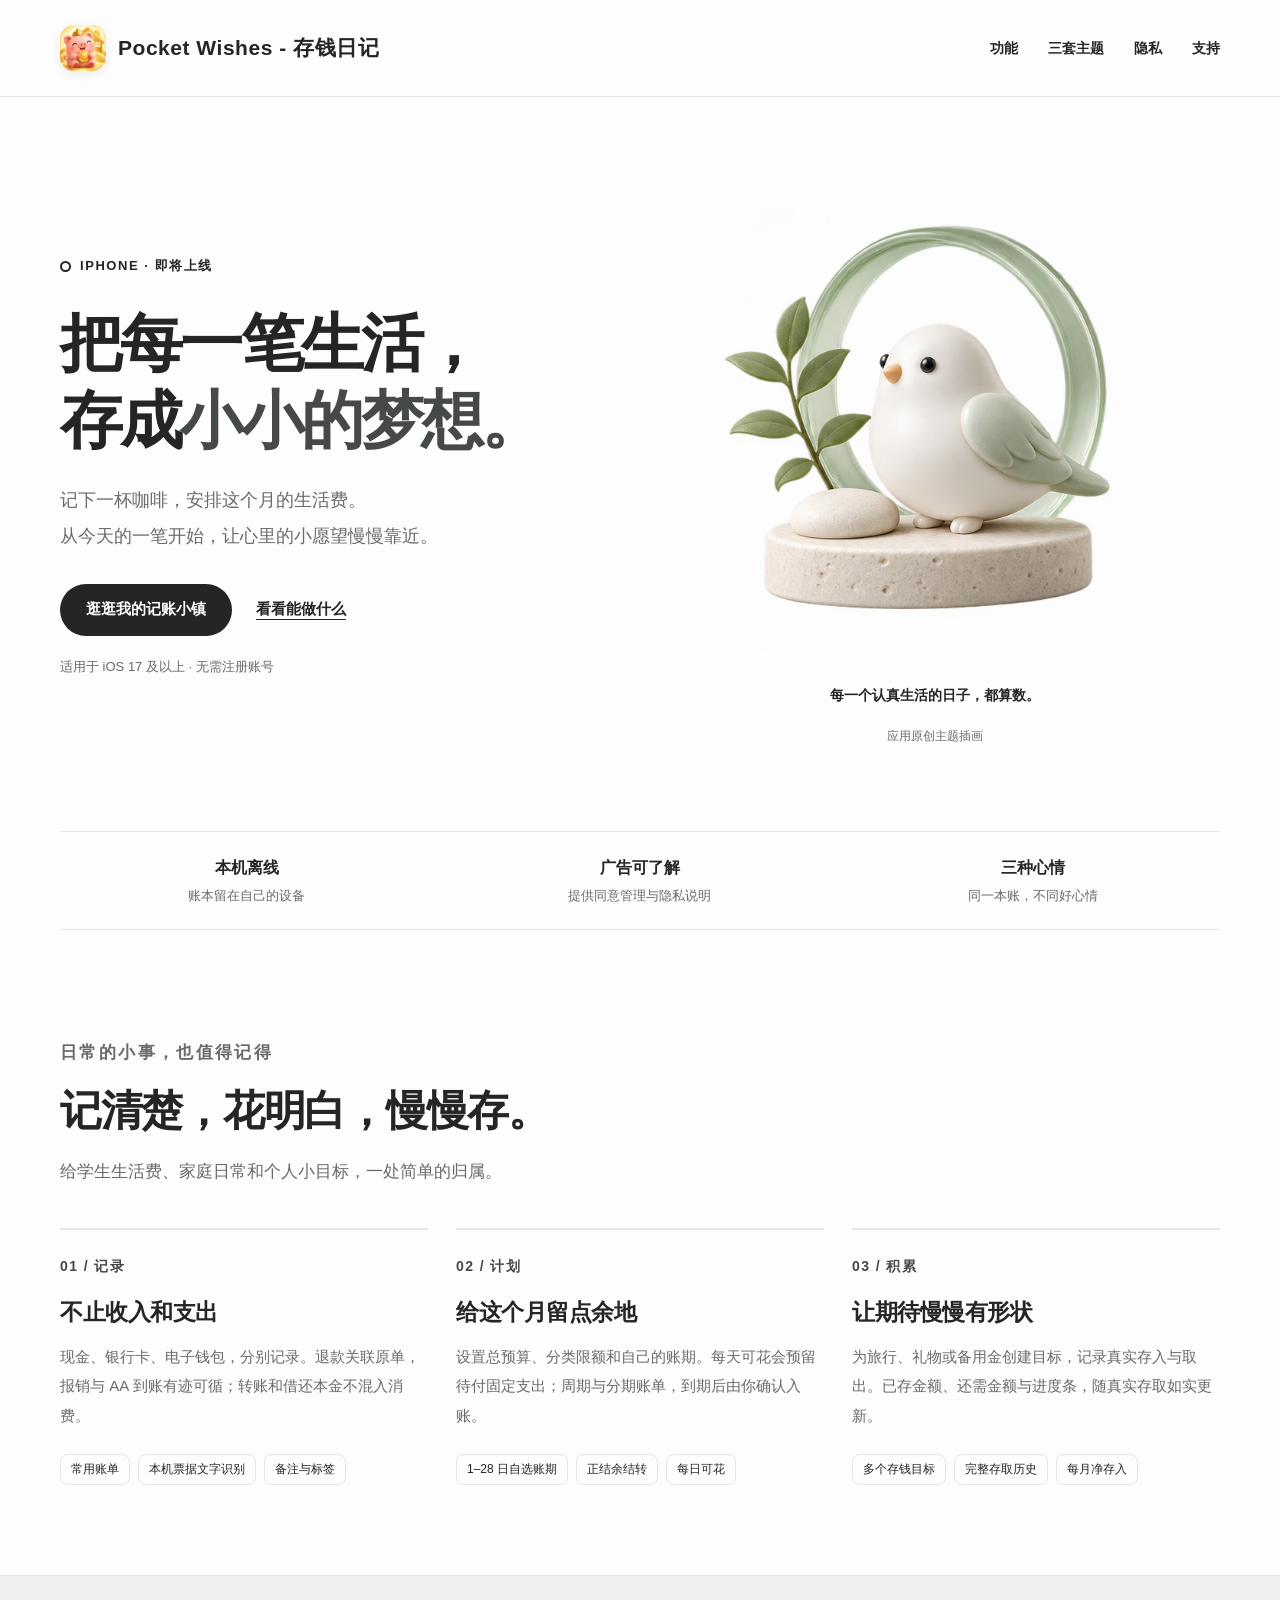
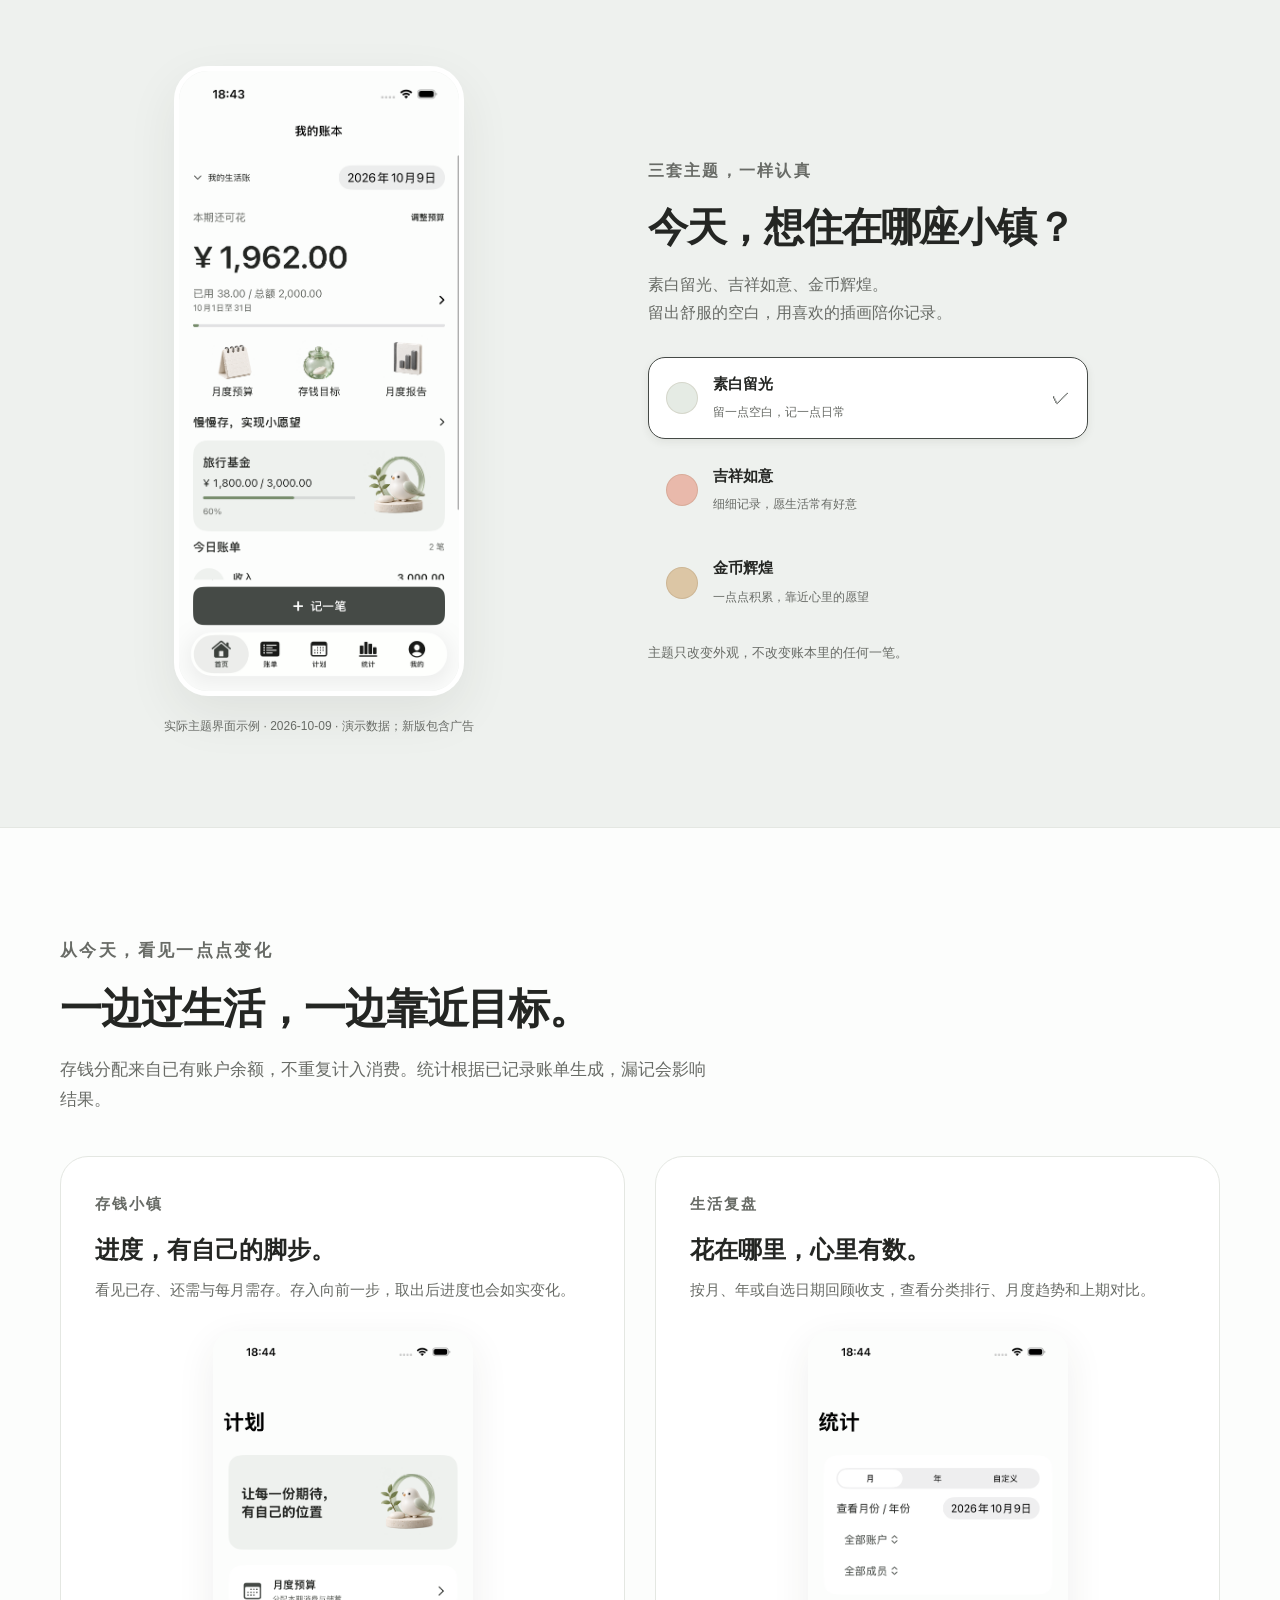
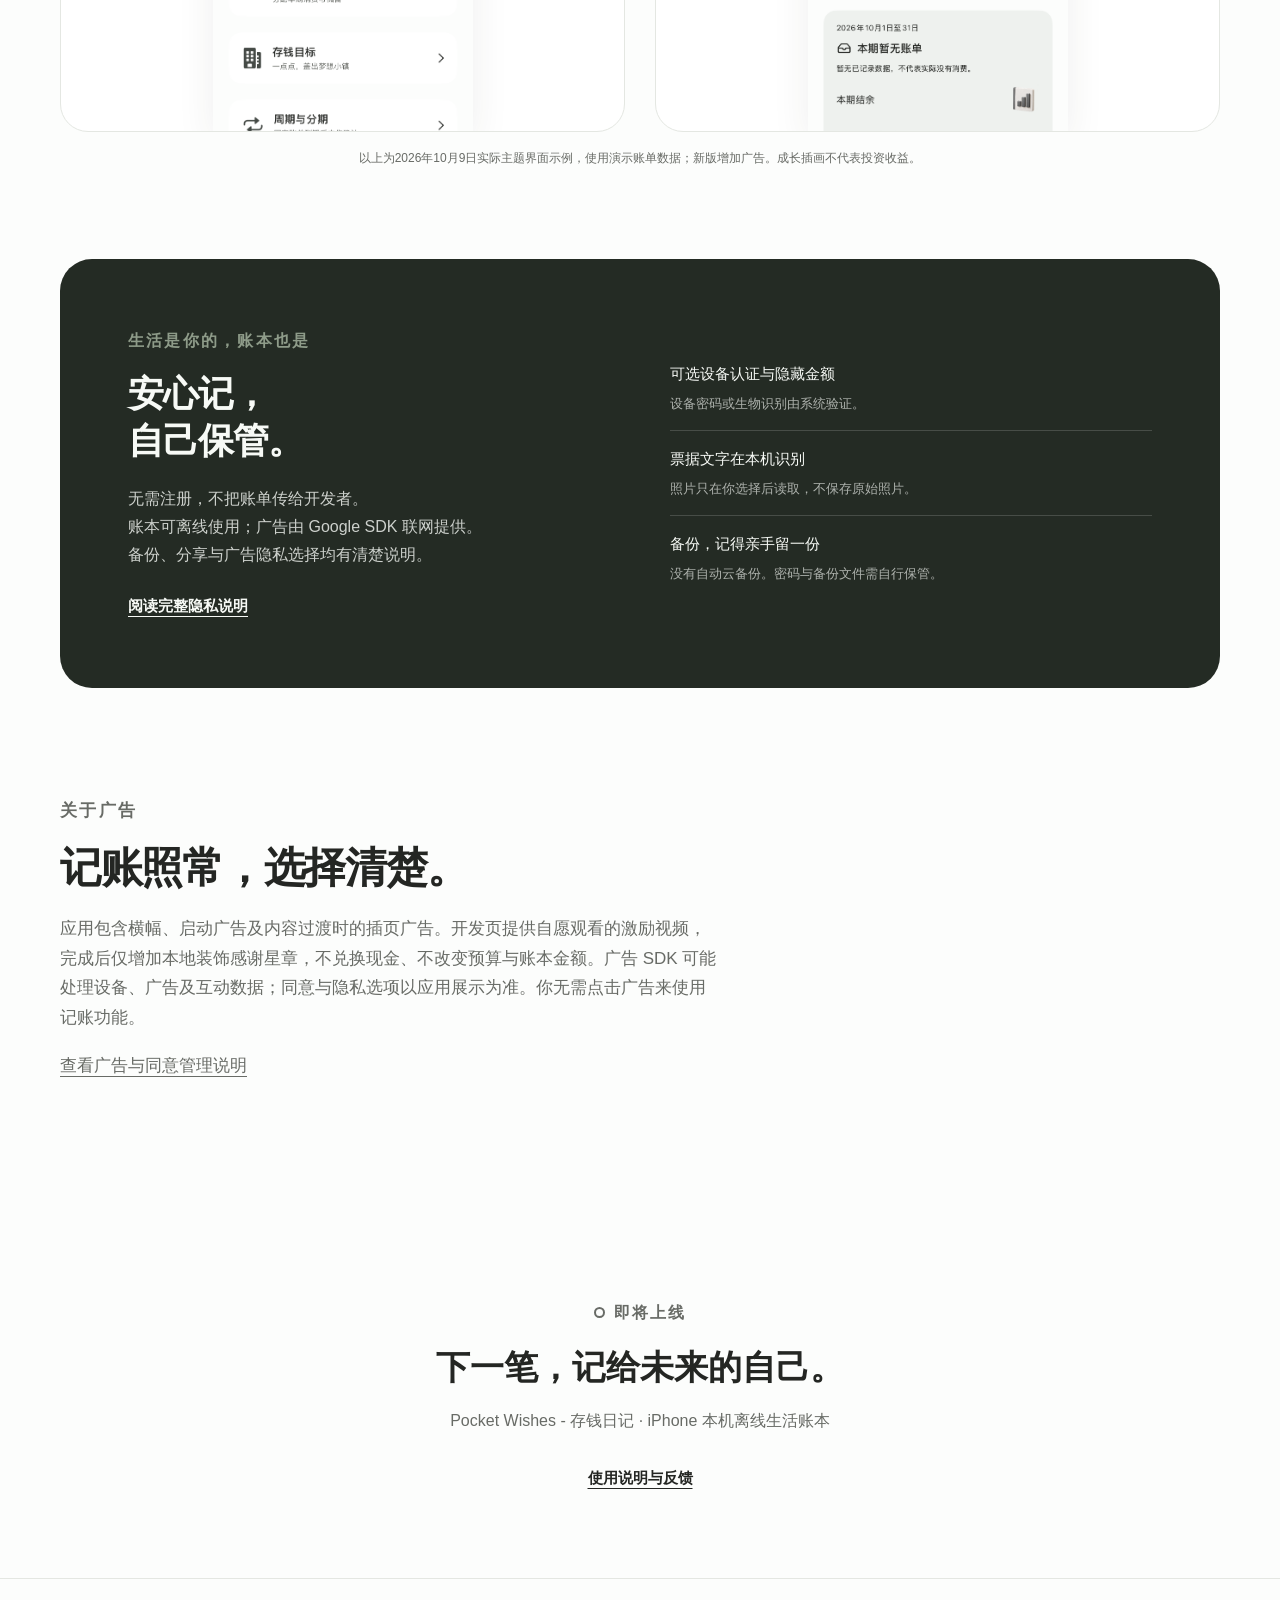
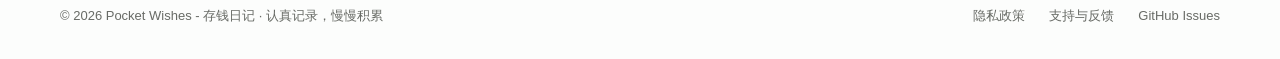
<file: index.html>
<!doctype html>
<html lang="zh-CN" data-theme="cream">
<head>
  <meta charset="utf-8"><meta name="viewport" content="width=device-width,initial-scale=1">
  <title>Pocket Wishes - 存钱日记 · 把生活存成小小的梦想</title>
  <meta name="description" content="Pocket Wishes - 存钱日记是一款本机离线的 iPhone 生活记账应用。记录收支、安排预算、积累存钱目标，用三套精细插画主题陪伴日常。应用包含广告，账本保存在本机。即将上线。">
  <meta name="theme-color" content="#fcfdfc"><meta name="referrer" content="strict-origin-when-cross-origin">
  <link rel="icon" type="image/png" href="assets/icon.png"><link rel="apple-touch-icon" href="assets/icon.png">
  <link rel="stylesheet" href="assets/site.css"><script defer src="assets/theme.js"></script>
</head>
<body>
<a class="skip" href="#main">跳到主要内容</a>
<header class="site-header"><div class="wrap nav"><a class="brand" href="index.html" aria-label="Pocket Wishes - 存钱日记首页"><img src="assets/icon.png" alt="" width="46" height="46">Pocket Wishes - 存钱日记</a><nav aria-label="主导航"><a class="desktop-nav" href="#features">功能</a><a href="#themes">三套主题</a><a href="privacy.html">隐私</a><a href="support.html">支持</a></nav></div></header>
<main id="main">
  <div class="wrap">
    <section class="hero" aria-labelledby="hero-title">
      <div><p class="release">iPhone · 即将上线</p><h1 id="hero-title">把每一笔生活，<br>存成<span>小小的梦想。</span></h1><p class="hero-lead">记下一杯咖啡，安排这个月的生活费。<br>从今天的一笔开始，让心里的小愿望慢慢靠近。</p><div class="hero-actions"><a class="pill-link" href="#themes">逛逛我的记账小镇</a><a class="text-link" href="#features">看看能做什么</a></div><p class="availability">适用于 iOS 17 及以上 · 无需注册账号</p></div>
      <div class="hero-art"><div class="art-cell"><img id="hero-artwork" src="assets/v10-art-cream.png" alt="素白留光主题原创存钱插画" width="1536" height="1024" fetchpriority="high"></div><p class="hero-note">每一个认真生活的日子，都算数。</p><p class="art-label">应用原创主题插画</p></div>
    </section>
    <div class="trust-strip" aria-label="产品特点"><div><strong>本机离线</strong><span>账本留在自己的设备</span></div><div><strong>广告可了解</strong><span>提供同意管理与隐私说明</span></div><div><strong>三种心情</strong><span>同一本账，不同好心情</span></div></div>
    <section class="section" id="features" aria-labelledby="features-title">
      <div class="section-head"><p class="eyebrow">日常的小事，也值得记得</p><h2 id="features-title">记清楚，花明白，慢慢存。</h2><p>给学生生活费、家庭日常和个人小目标，一处简单的归属。</p></div>
      <div class="feature-grid">
        <article class="feature"><span class="feature-num">01 / 记录</span><h3>不止收入和支出</h3><p>现金、银行卡、电子钱包，分别记录。退款关联原单，报销与 AA 到账有迹可循；转账和借还本金不混入消费。</p><div class="feature-tags"><span>常用账单</span><span>本机票据文字识别</span><span>备注与标签</span></div></article>
        <article class="feature"><span class="feature-num">02 / 计划</span><h3>给这个月留点余地</h3><p>设置总预算、分类限额和自己的账期。每天可花会预留待付固定支出；周期与分期账单，到期后由你确认入账。</p><div class="feature-tags"><span>1–28 日自选账期</span><span>正结余结转</span><span>每日可花</span></div></article>
        <article class="feature"><span class="feature-num">03 / 积累</span><h3>让期待慢慢有形状</h3><p>为旅行、礼物或备用金创建目标，记录真实存入与取出。已存金额、还需金额与进度条，随真实存取如实更新。</p><div class="feature-tags"><span>多个存钱目标</span><span>完整存取历史</span><span>每月净存入</span></div></article>
      </div>
    </section>
  </div>
  <section class="section theme-section" id="themes" aria-labelledby="themes-title">
    <div class="wrap theme-layout">
      <figure class="phone-stage"><img id="theme-screenshot" src="assets/v10-home-cream.png" alt="素白留光主题首页，2026年10月9日实际模拟器截图，使用演示数据" width="1206" height="2622" loading="lazy"><figcaption>实际主题界面示例 · 2026-10-09 · 演示数据；新版包含广告</figcaption></figure>
      <div class="theme-copy"><p class="eyebrow">三套主题，一样认真</p><h2 id="themes-title">今天，想住在哪座小镇？</h2><p>素白留光、吉祥如意、金币辉煌。<br>留出舒服的空白，用喜欢的插画陪你记录。</p>
        <div class="theme-picker" role="group" aria-label="选择网站配色和应用主题截图">
          <button class="theme-button" type="button" data-theme-choice="cream" aria-pressed="true"><span class="swatch" style="background:#e5ebe4"></span><span><b>素白留光</b><small>留一点空白，记一点日常</small></span><span class="theme-check" aria-hidden="true">✓</span></button>
          <button class="theme-button" type="button" data-theme-choice="auspicious" aria-pressed="false"><span class="swatch" style="background:#e9b9ab"></span><span><b>吉祥如意</b><small>细细记录，愿生活常有好意</small></span><span class="theme-check" aria-hidden="true">✓</span></button>
          <button class="theme-button" type="button" data-theme-choice="golden" aria-pressed="false"><span class="swatch" style="background:#dcc6a5"></span><span><b>金币辉煌</b><small>一点点积累，靠近心里的愿望</small></span><span class="theme-check" aria-hidden="true">✓</span></button>
        </div><p class="theme-footnote">主题只改变外观，不改变账本里的任何一笔。</p><p class="sr-only" id="theme-status" role="status" aria-live="polite"></p>
      </div>
    </div>
  </section>
  <div class="wrap">
    <section class="section" aria-labelledby="everyday-title"><div class="section-head"><p class="eyebrow">从今天，看见一点点变化</p><h2 id="everyday-title">一边过生活，一边靠近目标。</h2><p>存钱分配来自已有账户余额，不重复计入消费。统计根据已记录账单生成，漏记会影响结果。</p></div><div class="journey-grid">
      <article class="journey"><p class="eyebrow">存钱小镇</p><h3>进度，有自己的脚步。</h3><p>看见已存、还需与每月需存。存入向前一步，取出后进度也会如实变化。</p><img src="assets/v10-plans.png" alt="计划页实际运行截图，展示预算与存钱目标入口，使用演示数据" width="1206" height="2622" loading="lazy"></article>
      <article class="journey"><p class="eyebrow">生活复盘</p><h3>花在哪里，心里有数。</h3><p>按月、年或自选日期回顾收支，查看分类排行、月度趋势和上期对比。</p><img src="assets/v10-statistics.png" alt="统计页面实际运行截图，展示收支结余、分类排行与月度趋势，使用演示数据" width="1206" height="2622" loading="lazy"></article>
    </div><p class="screenshot-caption">以上为2026年10月9日实际主题界面示例，使用演示账单数据；新版增加广告。成长插画不代表投资收益。</p></section>
    <section class="privacy-band" aria-labelledby="privacy-title"><div><p class="eyebrow">生活是你的，账本也是</p><h2 id="privacy-title">安心记，<br>自己保管。</h2><p style="margin-top:20px">无需注册，不把账单传给开发者。<br>账本可离线使用；广告由 Google SDK 联网提供。<br>备份、分享与广告隐私选择均有清楚说明。</p><a class="text-link" href="privacy.html">阅读完整隐私说明</a></div><ul class="small-list"><li>可选设备认证与隐藏金额<span>设备密码或生物识别由系统验证。</span></li><li>票据文字在本机识别<span>照片只在你选择后读取，不保存原始照片。</span></li><li>备份，记得亲手留一份<span>没有自动云备份。密码与备份文件需自行保管。</span></li></ul></section>
    <section class="section" aria-labelledby="ads-title"><div class="section-head"><p class="eyebrow">关于广告</p><h2 id="ads-title">记账照常，选择清楚。</h2><p>应用包含横幅、启动广告及内容过渡时的插页广告。开发页提供自愿观看的激励视频，完成后仅增加本地装饰感谢星章，不兑换现金、不改变预算与账本金额。广告 SDK 可能处理设备、广告及互动数据；同意与隐私选项以应用展示为准。你无需点击广告来使用记账功能。</p><p><a href="privacy.html#ads">查看广告与同意管理说明</a></p></div></section><section class="closing" aria-labelledby="closing-title"><p class="release">即将上线</p><h2 id="closing-title">下一笔，记给未来的自己。</h2><p>Pocket Wishes - 存钱日记 · iPhone 本机离线生活账本</p><div class="hero-actions" style="justify-content:center"><a class="text-link" href="support.html">使用说明与反馈</a></div></section>
  </div>
</main>
<footer class="footer"><div class="wrap footer-inner"><p>© 2026 Pocket Wishes - 存钱日记 · 认真记录，慢慢积累</p><div class="footer-links"><a href="privacy.html">隐私政策</a><a href="support.html">支持与反馈</a><a href="https://github.com/Jacky-LinPeng/wealth-ledger-pages/issues" rel="noopener noreferrer">GitHub Issues</a></div></div></footer>
</body></html>
</file>
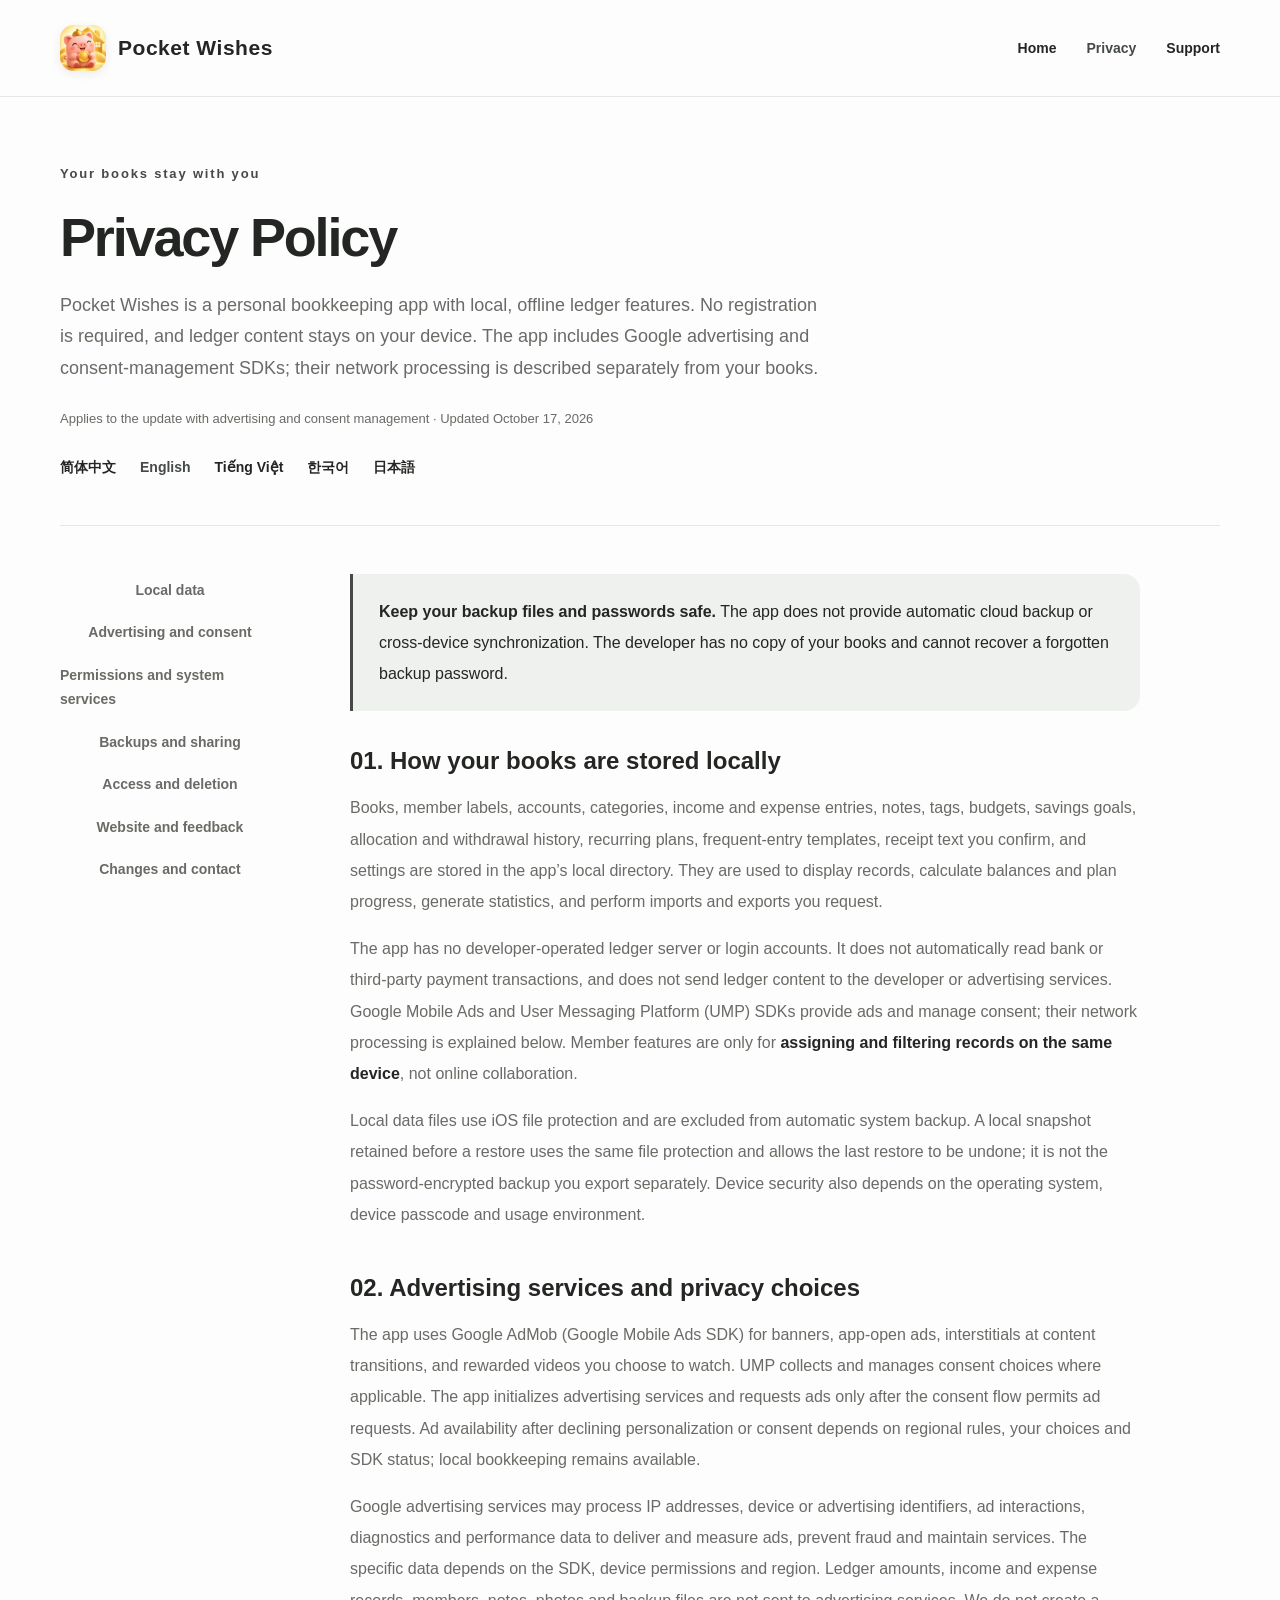
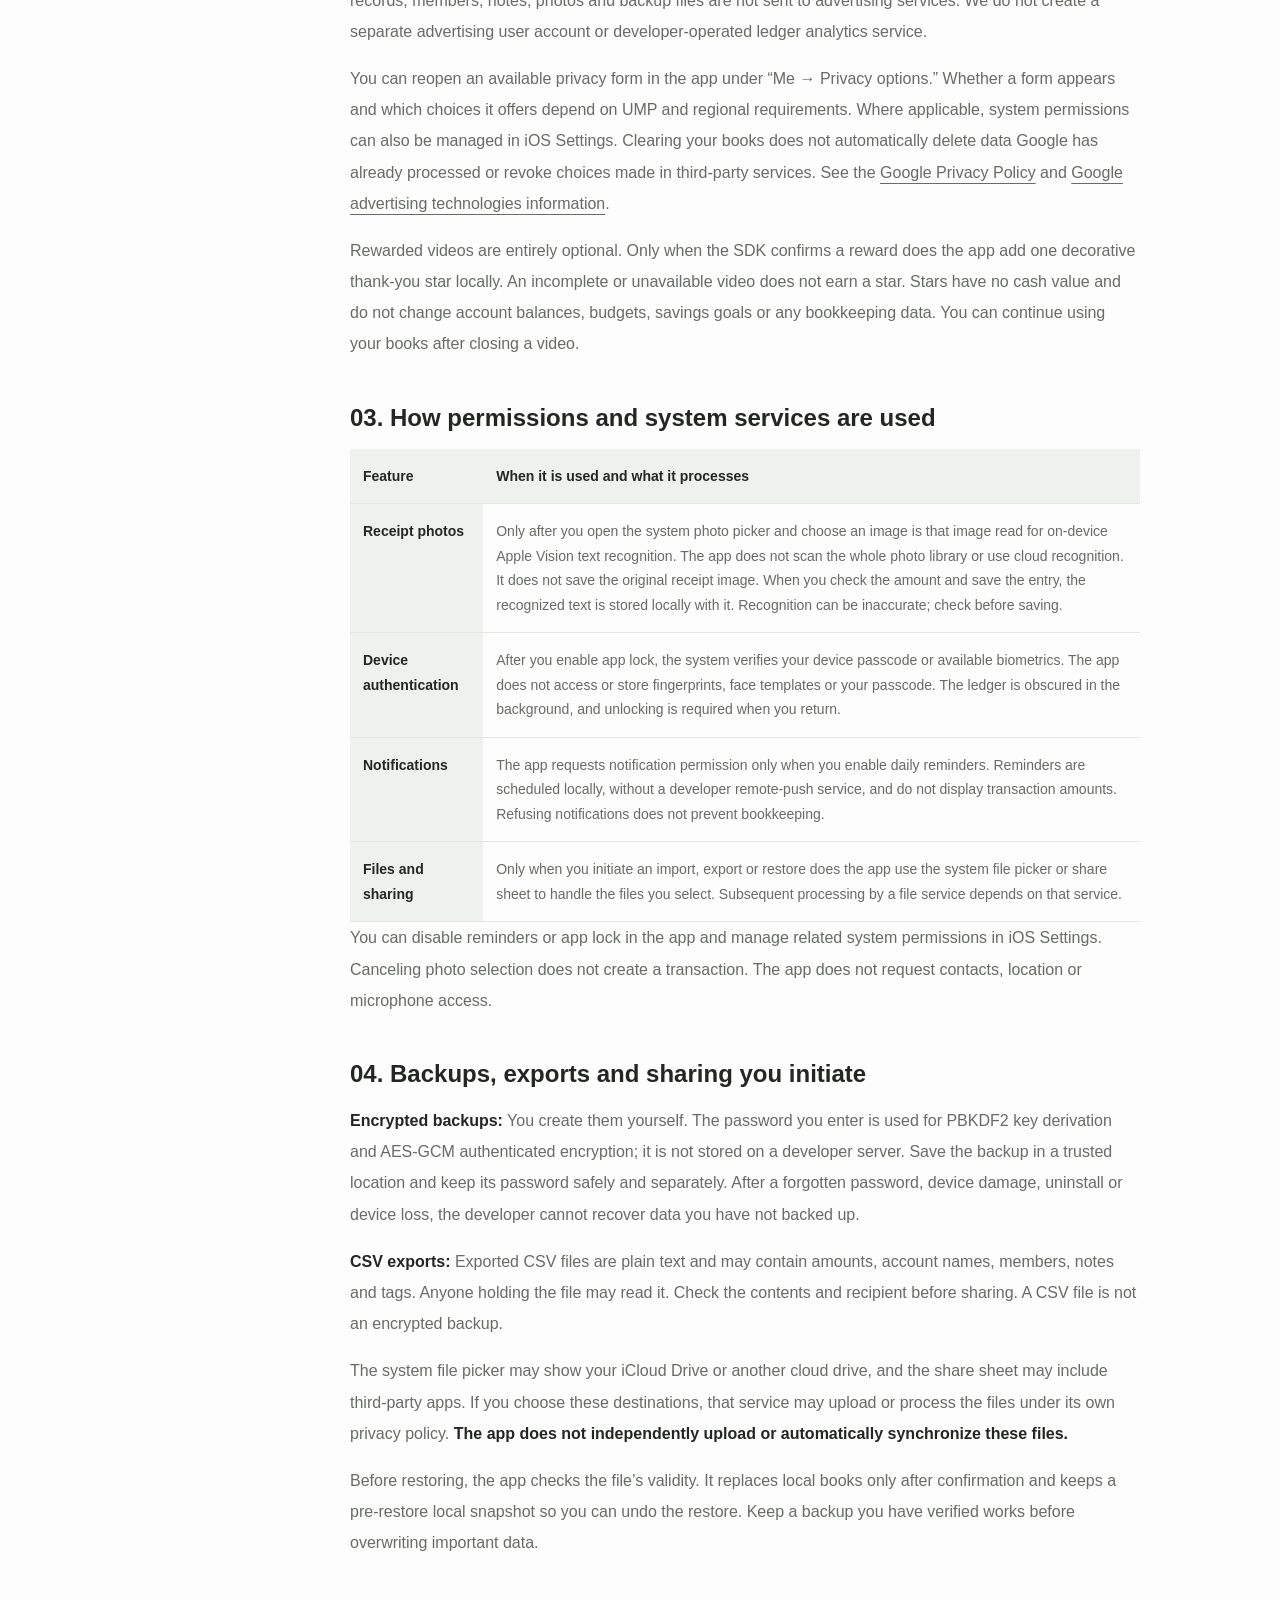
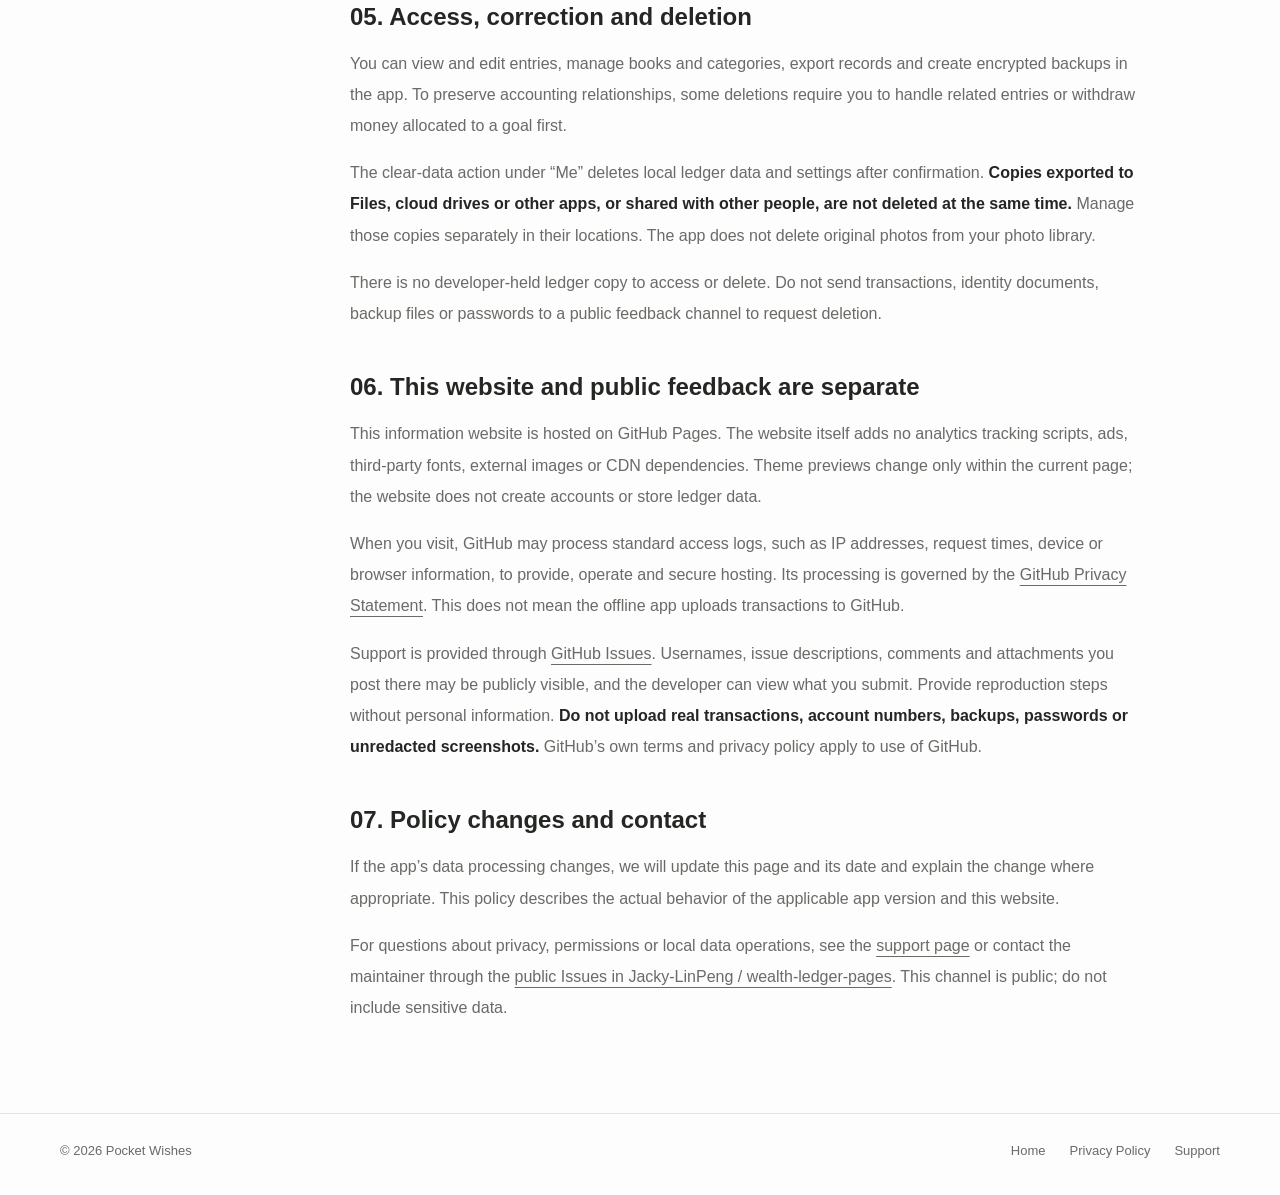
<file: privacy-en.html>
<!doctype html><html lang="en"><head><meta charset="utf-8"><meta name="viewport" content="width=device-width,initial-scale=1"><title>Privacy Policy · Pocket Wishes</title><meta name="description" content="How Pocket Wishes stores your books locally, uses Google advertising and consent SDKs, and handles permissions, backups, exports and public feedback."><meta name="theme-color" content="#fcfdfc"><meta name="referrer" content="strict-origin-when-cross-origin"><link rel="icon" type="image/png" href="assets/icon.png"><link rel="stylesheet" href="assets/site.css"><link rel="alternate" hreflang="zh-CN" href="privacy.html"><link rel="alternate" hreflang="en" href="privacy-en.html"><link rel="alternate" hreflang="vi" href="privacy-vi.html"><link rel="alternate" hreflang="ko" href="privacy-ko.html"><link rel="alternate" hreflang="ja" href="privacy-ja.html"></head><body>
<a class="skip" href="#main">Skip to main content</a><header class="site-header"><div class="wrap nav"><a class="brand" href="index.html"><img src="assets/icon.png" alt="" width="46" height="46">Pocket Wishes</a><nav aria-label="Main navigation"><a href="index.html">Home</a><a href="privacy-en.html" aria-current="page">Privacy</a><a href="support.html">Support</a></nav></div></header>
<main id="main" class="wrap"><header class="doc-hero"><p class="eyebrow">Your books stay with you</p><h1>Privacy Policy</h1><p class="intro">Pocket Wishes is a personal bookkeeping app with local, offline ledger features. No registration is required, and ledger content stays on your device. The app includes Google advertising and consent-management SDKs; their network processing is described separately from your books.</p><p class="date">Applies to the update with advertising and consent management · Updated October 17, 2026</p><nav class="footer-links" aria-label="Privacy policy language" style="margin-top:24px"><a href="privacy.html" lang="zh-CN" hreflang="zh-CN">简体中文</a><a href="privacy-en.html" lang="en" hreflang="en" aria-current="page">English</a><a href="privacy-vi.html" lang="vi" hreflang="vi">Tiếng Việt</a><a href="privacy-ko.html" lang="ko" hreflang="ko">한국어</a><a href="privacy-ja.html" lang="ja" hreflang="ja">日本語</a></nav></header>
<div class="doc-layout"><nav class="toc" aria-label="Privacy policy contents"><a href="#local">Local data</a><a href="#ads">Advertising and consent</a><a href="#permissions">Permissions and system services</a><a href="#backup">Backups and sharing</a><a href="#control">Access and deletion</a><a href="#website">Website and feedback</a><a href="#contact">Changes and contact</a></nav><article class="document"><div class="notice"><p><strong>Keep your backup files and passwords safe.</strong> The app does not provide automatic cloud backup or cross-device synchronization. The developer has no copy of your books and cannot recover a forgotten backup password.</p></div>
<section id="local"><h2>01. How your books are stored locally</h2><p>Books, member labels, accounts, categories, income and expense entries, notes, tags, budgets, savings goals, allocation and withdrawal history, recurring plans, frequent-entry templates, receipt text you confirm, and settings are stored in the app’s local directory. They are used to display records, calculate balances and plan progress, generate statistics, and perform imports and exports you request.</p><p>The app has no developer-operated ledger server or login accounts. It does not automatically read bank or third-party payment transactions, and does not send ledger content to the developer or advertising services. Google Mobile Ads and User Messaging Platform (UMP) SDKs provide ads and manage consent; their network processing is explained below. Member features are only for <strong>assigning and filtering records on the same device</strong>, not online collaboration.</p><p>Local data files use iOS file protection and are excluded from automatic system backup. A local snapshot retained before a restore uses the same file protection and allows the last restore to be undone; it is not the password-encrypted backup you export separately. Device security also depends on the operating system, device passcode and usage environment.</p></section>
<section id="ads"><h2>02. Advertising services and privacy choices</h2><p>The app uses Google AdMob (Google Mobile Ads SDK) for banners, app-open ads, interstitials at content transitions, and rewarded videos you choose to watch. UMP collects and manages consent choices where applicable. The app initializes advertising services and requests ads only after the consent flow permits ad requests. Ad availability after declining personalization or consent depends on regional rules, your choices and SDK status; local bookkeeping remains available.</p><p>Google advertising services may process IP addresses, device or advertising identifiers, ad interactions, diagnostics and performance data to deliver and measure ads, prevent fraud and maintain services. The specific data depends on the SDK, device permissions and region. Ledger amounts, income and expense records, members, notes, photos and backup files are not sent to advertising services. We do not create a separate advertising user account or developer-operated ledger analytics service.</p><p>You can reopen an available privacy form in the app under “Me → Privacy options.” Whether a form appears and which choices it offers depend on UMP and regional requirements. Where applicable, system permissions can also be managed in iOS Settings. Clearing your books does not automatically delete data Google has already processed or revoke choices made in third-party services. See the <a href="https://policies.google.com/privacy" rel="noopener noreferrer">Google Privacy Policy</a> and <a href="https://policies.google.com/technologies/ads" rel="noopener noreferrer">Google advertising technologies information</a>.</p><p>Rewarded videos are entirely optional. Only when the SDK confirms a reward does the app add one decorative thank-you star locally. An incomplete or unavailable video does not earn a star. Stars have no cash value and do not change account balances, budgets, savings goals or any bookkeeping data. You can continue using your books after closing a video.</p></section>
<section id="permissions"><h2>03. How permissions and system services are used</h2><table class="permission-table"><thead><tr><th scope="col">Feature</th><th scope="col">When it is used and what it processes</th></tr></thead><tbody><tr><th scope="row">Receipt photos</th><td>Only after you open the system photo picker and choose an image is that image read for on-device Apple Vision text recognition. The app does not scan the whole photo library or use cloud recognition. It does not save the original receipt image. When you check the amount and save the entry, the recognized text is stored locally with it. Recognition can be inaccurate; check before saving.</td></tr><tr><th scope="row">Device authentication</th><td>After you enable app lock, the system verifies your device passcode or available biometrics. The app does not access or store fingerprints, face templates or your passcode. The ledger is obscured in the background, and unlocking is required when you return.</td></tr><tr><th scope="row">Notifications</th><td>The app requests notification permission only when you enable daily reminders. Reminders are scheduled locally, without a developer remote-push service, and do not display transaction amounts. Refusing notifications does not prevent bookkeeping.</td></tr><tr><th scope="row">Files and sharing</th><td>Only when you initiate an import, export or restore does the app use the system file picker or share sheet to handle the files you select. Subsequent processing by a file service depends on that service.</td></tr></tbody></table><p>You can disable reminders or app lock in the app and manage related system permissions in iOS Settings. Canceling photo selection does not create a transaction. The app does not request contacts, location or microphone access.</p></section>
<section id="backup"><h2>04. Backups, exports and sharing you initiate</h2><p><strong>Encrypted backups:</strong> You create them yourself. The password you enter is used for PBKDF2 key derivation and AES-GCM authenticated encryption; it is not stored on a developer server. Save the backup in a trusted location and keep its password safely and separately. After a forgotten password, device damage, uninstall or device loss, the developer cannot recover data you have not backed up.</p><p><strong>CSV exports:</strong> Exported CSV files are plain text and may contain amounts, account names, members, notes and tags. Anyone holding the file may read it. Check the contents and recipient before sharing. A CSV file is not an encrypted backup.</p><p>The system file picker may show your iCloud Drive or another cloud drive, and the share sheet may include third-party apps. If you choose these destinations, that service may upload or process the files under its own privacy policy. <strong>The app does not independently upload or automatically synchronize these files.</strong></p><p>Before restoring, the app checks the file’s validity. It replaces local books only after confirmation and keeps a pre-restore local snapshot so you can undo the restore. Keep a backup you have verified works before overwriting important data.</p></section>
<section id="control"><h2>05. Access, correction and deletion</h2><p>You can view and edit entries, manage books and categories, export records and create encrypted backups in the app. To preserve accounting relationships, some deletions require you to handle related entries or withdraw money allocated to a goal first.</p><p>The clear-data action under “Me” deletes local ledger data and settings after confirmation. <strong>Copies exported to Files, cloud drives or other apps, or shared with other people, are not deleted at the same time.</strong> Manage those copies separately in their locations. The app does not delete original photos from your photo library.</p><p>There is no developer-held ledger copy to access or delete. Do not send transactions, identity documents, backup files or passwords to a public feedback channel to request deletion.</p></section>
<section id="website"><h2>06. This website and public feedback are separate</h2><p>This information website is hosted on GitHub Pages. The website itself adds no analytics tracking scripts, ads, third-party fonts, external images or CDN dependencies. Theme previews change only within the current page; the website does not create accounts or store ledger data.</p><p>When you visit, GitHub may process standard access logs, such as IP addresses, request times, device or browser information, to provide, operate and secure hosting. Its processing is governed by the <a href="https://docs.github.com/en/site-policy/privacy-policies/github-general-privacy-statement" rel="noopener noreferrer">GitHub Privacy Statement</a>. This does not mean the offline app uploads transactions to GitHub.</p><p>Support is provided through <a href="https://github.com/Jacky-LinPeng/wealth-ledger-pages/issues" rel="noopener noreferrer">GitHub Issues</a>. Usernames, issue descriptions, comments and attachments you post there may be publicly visible, and the developer can view what you submit. Provide reproduction steps without personal information. <strong>Do not upload real transactions, account numbers, backups, passwords or unredacted screenshots.</strong> GitHub’s own terms and privacy policy apply to use of GitHub.</p></section>
<section id="contact"><h2>07. Policy changes and contact</h2><p>If the app’s data processing changes, we will update this page and its date and explain the change where appropriate. This policy describes the actual behavior of the applicable app version and this website.</p><p>For questions about privacy, permissions or local data operations, see the <a href="support.html">support page</a> or contact the maintainer through the <a href="https://github.com/Jacky-LinPeng/wealth-ledger-pages/issues" rel="noopener noreferrer">public Issues in Jacky-LinPeng / wealth-ledger-pages</a>. This channel is public; do not include sensitive data.</p></section>
</article></div></main>
<footer class="footer"><div class="wrap footer-inner"><p>© 2026 Pocket Wishes</p><div class="footer-links"><a href="index.html">Home</a><a href="privacy-en.html">Privacy Policy</a><a href="support.html">Support</a></div></div></footer>
</body></html>
</file>
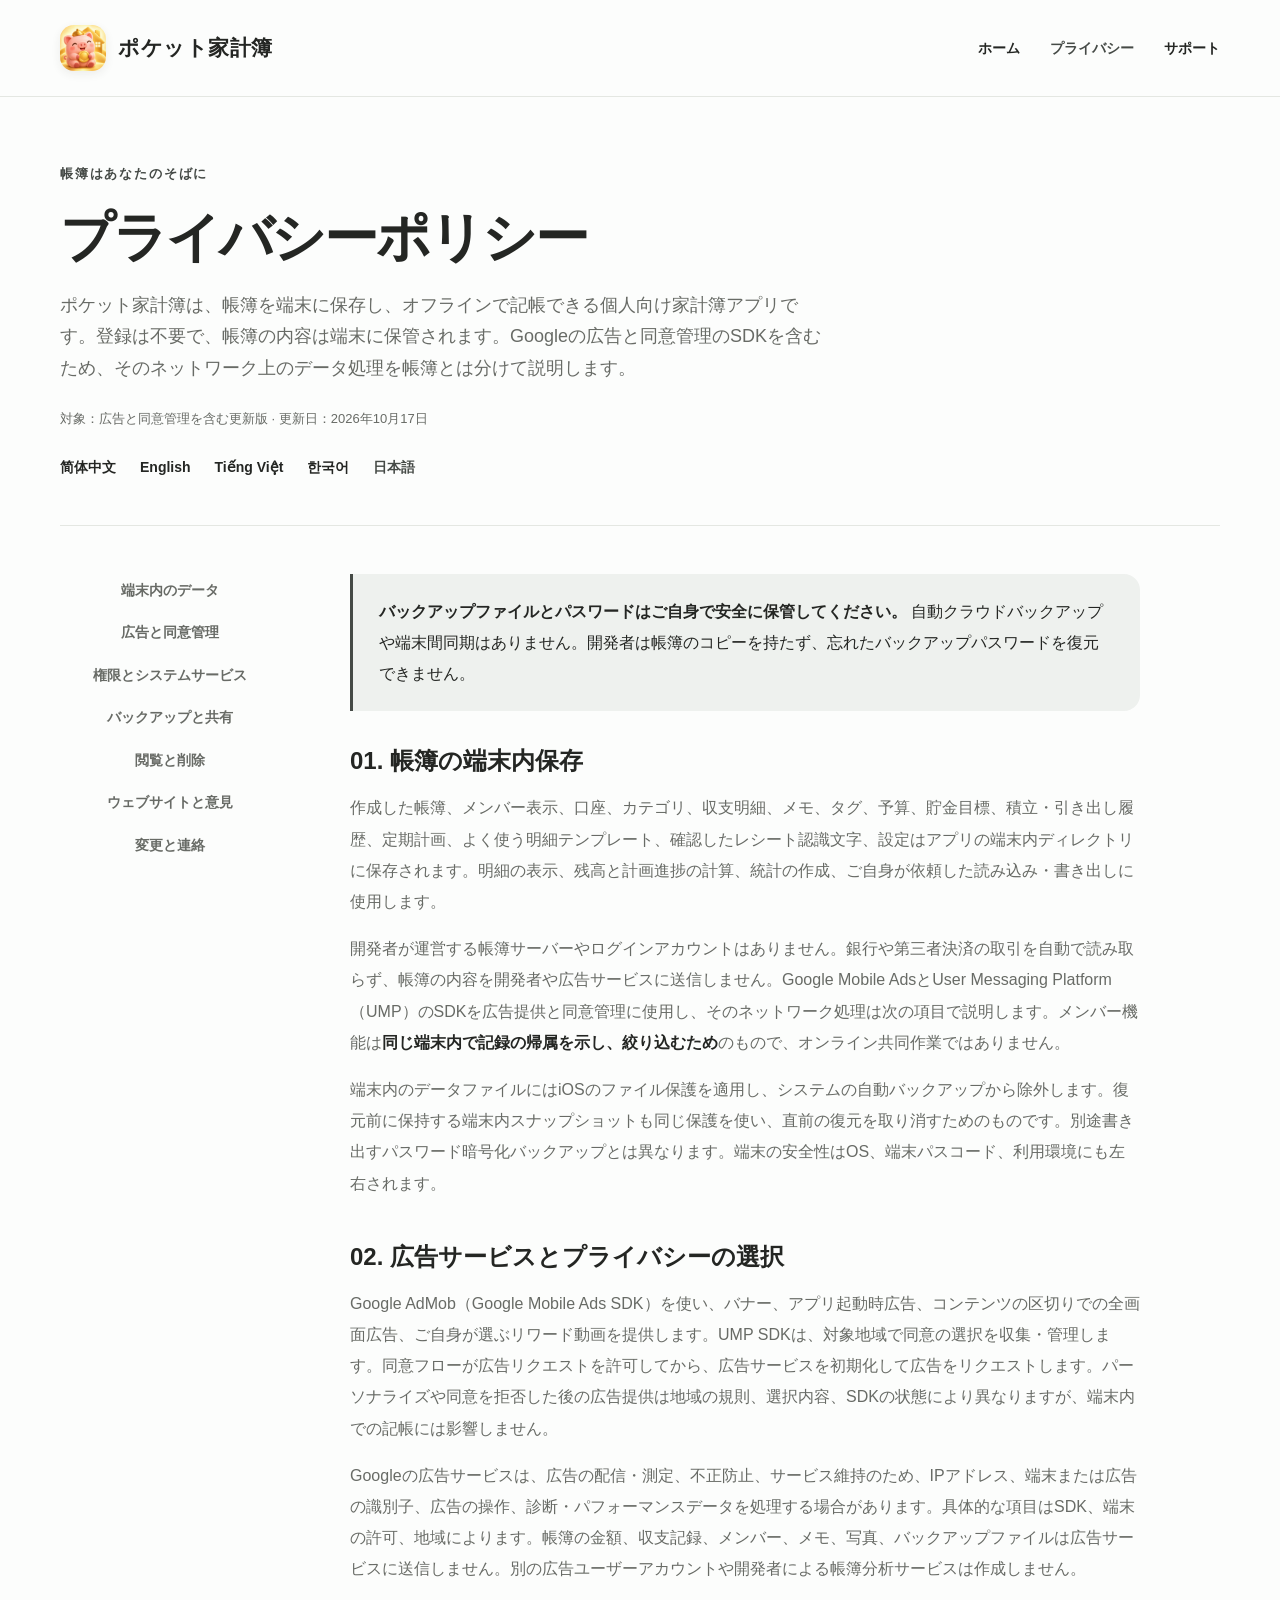
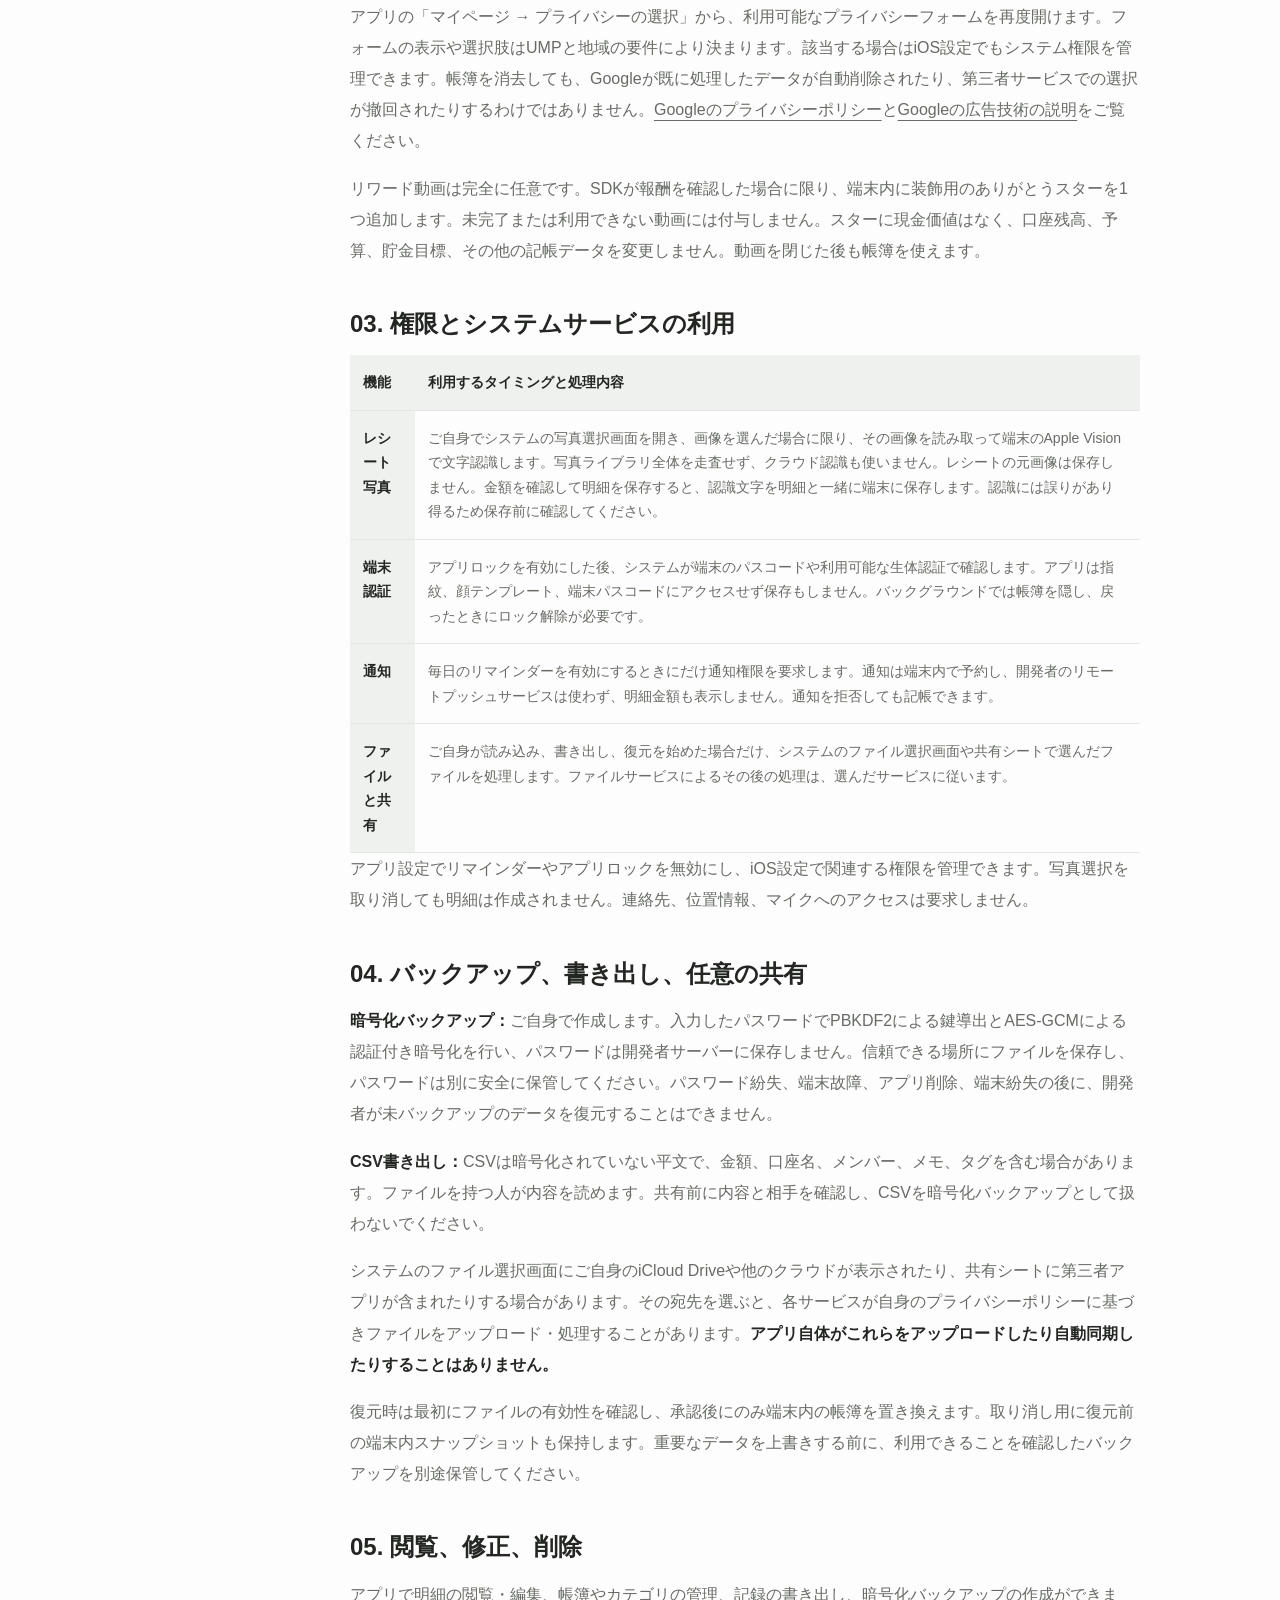
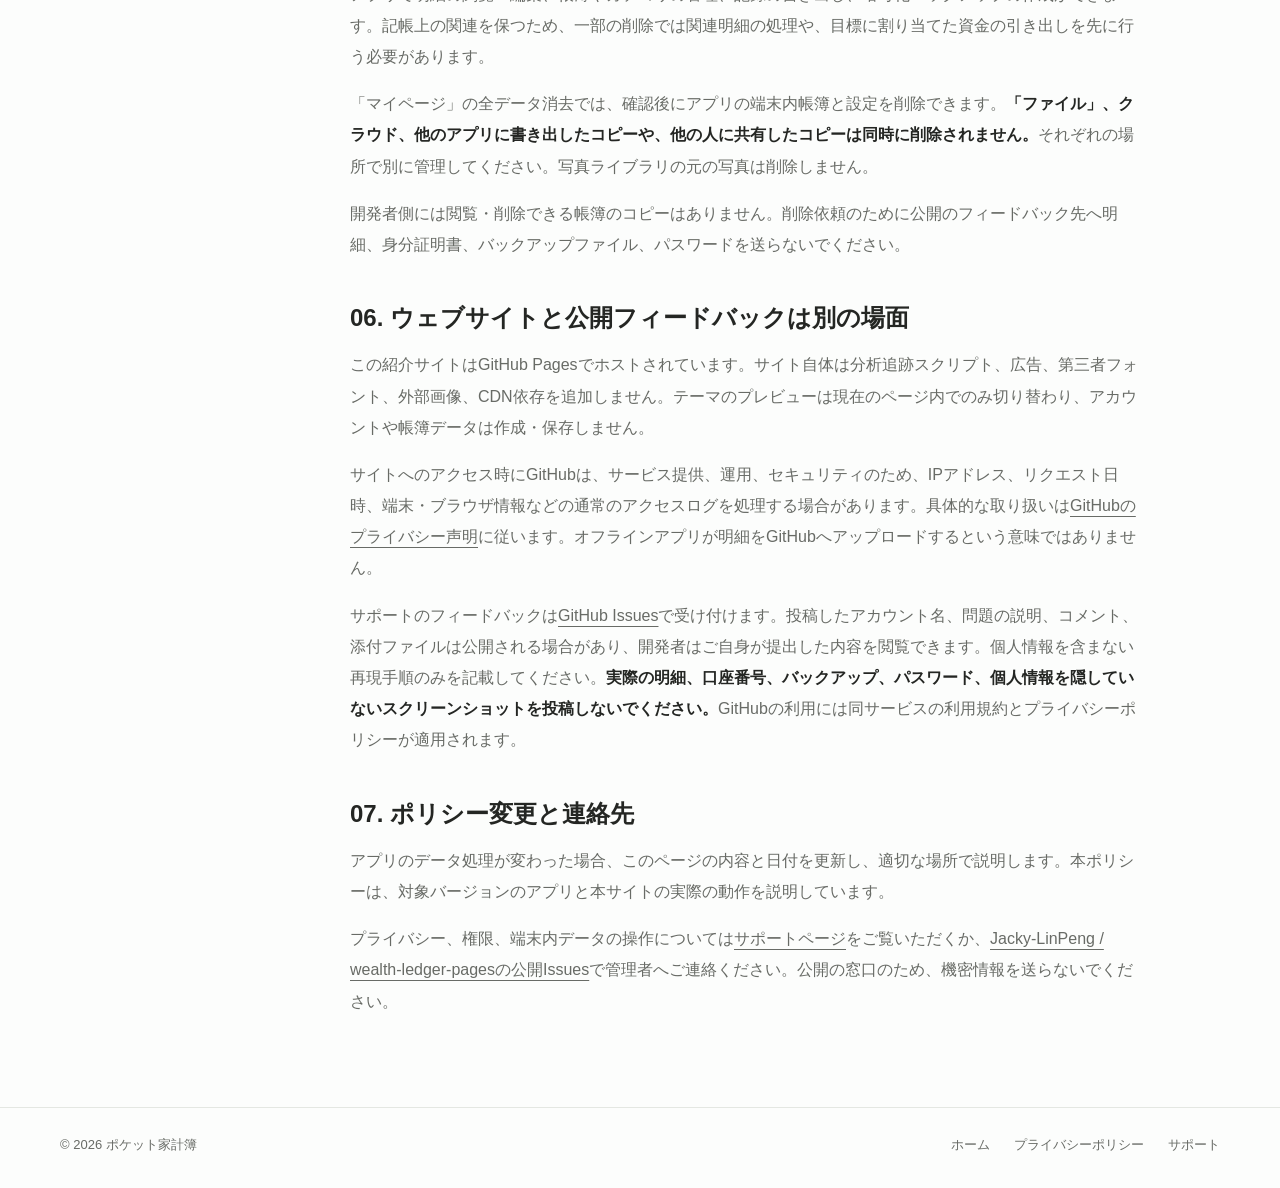
<file: privacy-ja.html>
<!doctype html><html lang="ja"><head><meta charset="utf-8"><meta name="viewport" content="width=device-width,initial-scale=1"><title>プライバシーポリシー · ポケット家計簿</title><meta name="description" content="ポケット家計簿の端末内データ、Google広告と同意管理SDK、権限、バックアップ、書き出し、公開フィードバックの取り扱いを説明します。"><meta name="theme-color" content="#fcfdfc"><meta name="referrer" content="strict-origin-when-cross-origin"><link rel="icon" type="image/png" href="assets/icon.png"><link rel="stylesheet" href="assets/site.css"><link rel="alternate" hreflang="zh-CN" href="privacy.html"><link rel="alternate" hreflang="en" href="privacy-en.html"><link rel="alternate" hreflang="vi" href="privacy-vi.html"><link rel="alternate" hreflang="ko" href="privacy-ko.html"><link rel="alternate" hreflang="ja" href="privacy-ja.html"></head><body>
<a class="skip" href="#main">本文へ移動</a><header class="site-header"><div class="wrap nav"><a class="brand" href="index.html"><img src="assets/icon.png" alt="" width="46" height="46">ポケット家計簿</a><nav aria-label="メインナビゲーション"><a href="index.html">ホーム</a><a href="privacy-ja.html" aria-current="page">プライバシー</a><a href="support.html">サポート</a></nav></div></header>
<main id="main" class="wrap"><header class="doc-hero"><p class="eyebrow">帳簿はあなたのそばに</p><h1>プライバシーポリシー</h1><p class="intro">ポケット家計簿は、帳簿を端末に保存し、オフラインで記帳できる個人向け家計簿アプリです。登録は不要で、帳簿の内容は端末に保管されます。Googleの広告と同意管理のSDKを含むため、そのネットワーク上のデータ処理を帳簿とは分けて説明します。</p><p class="date">対象：広告と同意管理を含む更新版 · 更新日：2026年10月17日</p><nav class="footer-links" aria-label="プライバシーポリシーの言語" style="margin-top:24px"><a href="privacy.html" lang="zh-CN" hreflang="zh-CN">简体中文</a><a href="privacy-en.html" lang="en" hreflang="en">English</a><a href="privacy-vi.html" lang="vi" hreflang="vi">Tiếng Việt</a><a href="privacy-ko.html" lang="ko" hreflang="ko">한국어</a><a href="privacy-ja.html" lang="ja" hreflang="ja" aria-current="page">日本語</a></nav></header>
<div class="doc-layout"><nav class="toc" aria-label="プライバシーポリシーの目次"><a href="#local">端末内のデータ</a><a href="#ads">広告と同意管理</a><a href="#permissions">権限とシステムサービス</a><a href="#backup">バックアップと共有</a><a href="#control">閲覧と削除</a><a href="#website">ウェブサイトと意見</a><a href="#contact">変更と連絡</a></nav><article class="document"><div class="notice"><p><strong>バックアップファイルとパスワードはご自身で安全に保管してください。</strong> 自動クラウドバックアップや端末間同期はありません。開発者は帳簿のコピーを持たず、忘れたバックアップパスワードを復元できません。</p></div>
<section id="local"><h2>01. 帳簿の端末内保存</h2><p>作成した帳簿、メンバー表示、口座、カテゴリ、収支明細、メモ、タグ、予算、貯金目標、積立・引き出し履歴、定期計画、よく使う明細テンプレート、確認したレシート認識文字、設定はアプリの端末内ディレクトリに保存されます。明細の表示、残高と計画進捗の計算、統計の作成、ご自身が依頼した読み込み・書き出しに使用します。</p><p>開発者が運営する帳簿サーバーやログインアカウントはありません。銀行や第三者決済の取引を自動で読み取らず、帳簿の内容を開発者や広告サービスに送信しません。Google Mobile AdsとUser Messaging Platform（UMP）のSDKを広告提供と同意管理に使用し、そのネットワーク処理は次の項目で説明します。メンバー機能は<strong>同じ端末内で記録の帰属を示し、絞り込むため</strong>のもので、オンライン共同作業ではありません。</p><p>端末内のデータファイルにはiOSのファイル保護を適用し、システムの自動バックアップから除外します。復元前に保持する端末内スナップショットも同じ保護を使い、直前の復元を取り消すためのものです。別途書き出すパスワード暗号化バックアップとは異なります。端末の安全性はOS、端末パスコード、利用環境にも左右されます。</p></section>
<section id="ads"><h2>02. 広告サービスとプライバシーの選択</h2><p>Google AdMob（Google Mobile Ads SDK）を使い、バナー、アプリ起動時広告、コンテンツの区切りでの全画面広告、ご自身が選ぶリワード動画を提供します。UMP SDKは、対象地域で同意の選択を収集・管理します。同意フローが広告リクエストを許可してから、広告サービスを初期化して広告をリクエストします。パーソナライズや同意を拒否した後の広告提供は地域の規則、選択内容、SDKの状態により異なりますが、端末内での記帳には影響しません。</p><p>Googleの広告サービスは、広告の配信・測定、不正防止、サービス維持のため、IPアドレス、端末または広告の識別子、広告の操作、診断・パフォーマンスデータを処理する場合があります。具体的な項目はSDK、端末の許可、地域によります。帳簿の金額、収支記録、メンバー、メモ、写真、バックアップファイルは広告サービスに送信しません。別の広告ユーザーアカウントや開発者による帳簿分析サービスは作成しません。</p><p>アプリの「マイページ → プライバシーの選択」から、利用可能なプライバシーフォームを再度開けます。フォームの表示や選択肢はUMPと地域の要件により決まります。該当する場合はiOS設定でもシステム権限を管理できます。帳簿を消去しても、Googleが既に処理したデータが自動削除されたり、第三者サービスでの選択が撤回されたりするわけではありません。<a href="https://policies.google.com/privacy" rel="noopener noreferrer">Googleのプライバシーポリシー</a>と<a href="https://policies.google.com/technologies/ads" rel="noopener noreferrer">Googleの広告技術の説明</a>をご覧ください。</p><p>リワード動画は完全に任意です。SDKが報酬を確認した場合に限り、端末内に装飾用のありがとうスターを1つ追加します。未完了または利用できない動画には付与しません。スターに現金価値はなく、口座残高、予算、貯金目標、その他の記帳データを変更しません。動画を閉じた後も帳簿を使えます。</p></section>
<section id="permissions"><h2>03. 権限とシステムサービスの利用</h2><table class="permission-table"><thead><tr><th scope="col">機能</th><th scope="col">利用するタイミングと処理内容</th></tr></thead><tbody><tr><th scope="row">レシート写真</th><td>ご自身でシステムの写真選択画面を開き、画像を選んだ場合に限り、その画像を読み取って端末のApple Visionで文字認識します。写真ライブラリ全体を走査せず、クラウド認識も使いません。レシートの元画像は保存しません。金額を確認して明細を保存すると、認識文字を明細と一緒に端末に保存します。認識には誤りがあり得るため保存前に確認してください。</td></tr><tr><th scope="row">端末認証</th><td>アプリロックを有効にした後、システムが端末のパスコードや利用可能な生体認証で確認します。アプリは指紋、顔テンプレート、端末パスコードにアクセスせず保存もしません。バックグラウンドでは帳簿を隠し、戻ったときにロック解除が必要です。</td></tr><tr><th scope="row">通知</th><td>毎日のリマインダーを有効にするときにだけ通知権限を要求します。通知は端末内で予約し、開発者のリモートプッシュサービスは使わず、明細金額も表示しません。通知を拒否しても記帳できます。</td></tr><tr><th scope="row">ファイルと共有</th><td>ご自身が読み込み、書き出し、復元を始めた場合だけ、システムのファイル選択画面や共有シートで選んだファイルを処理します。ファイルサービスによるその後の処理は、選んだサービスに従います。</td></tr></tbody></table><p>アプリ設定でリマインダーやアプリロックを無効にし、iOS設定で関連する権限を管理できます。写真選択を取り消しても明細は作成されません。連絡先、位置情報、マイクへのアクセスは要求しません。</p></section>
<section id="backup"><h2>04. バックアップ、書き出し、任意の共有</h2><p><strong>暗号化バックアップ：</strong>ご自身で作成します。入力したパスワードでPBKDF2による鍵導出とAES-GCMによる認証付き暗号化を行い、パスワードは開発者サーバーに保存しません。信頼できる場所にファイルを保存し、パスワードは別に安全に保管してください。パスワード紛失、端末故障、アプリ削除、端末紛失の後に、開発者が未バックアップのデータを復元することはできません。</p><p><strong>CSV書き出し：</strong>CSVは暗号化されていない平文で、金額、口座名、メンバー、メモ、タグを含む場合があります。ファイルを持つ人が内容を読めます。共有前に内容と相手を確認し、CSVを暗号化バックアップとして扱わないでください。</p><p>システムのファイル選択画面にご自身のiCloud Driveや他のクラウドが表示されたり、共有シートに第三者アプリが含まれたりする場合があります。その宛先を選ぶと、各サービスが自身のプライバシーポリシーに基づきファイルをアップロード・処理することがあります。<strong>アプリ自体がこれらをアップロードしたり自動同期したりすることはありません。</strong></p><p>復元時は最初にファイルの有効性を確認し、承認後にのみ端末内の帳簿を置き換えます。取り消し用に復元前の端末内スナップショットも保持します。重要なデータを上書きする前に、利用できることを確認したバックアップを別途保管してください。</p></section>
<section id="control"><h2>05. 閲覧、修正、削除</h2><p>アプリで明細の閲覧・編集、帳簿やカテゴリの管理、記録の書き出し、暗号化バックアップの作成ができます。記帳上の関連を保つため、一部の削除では関連明細の処理や、目標に割り当てた資金の引き出しを先に行う必要があります。</p><p>「マイページ」の全データ消去では、確認後にアプリの端末内帳簿と設定を削除できます。<strong>「ファイル」、クラウド、他のアプリに書き出したコピーや、他の人に共有したコピーは同時に削除されません。</strong>それぞれの場所で別に管理してください。写真ライブラリの元の写真は削除しません。</p><p>開発者側には閲覧・削除できる帳簿のコピーはありません。削除依頼のために公開のフィードバック先へ明細、身分証明書、バックアップファイル、パスワードを送らないでください。</p></section>
<section id="website"><h2>06. ウェブサイトと公開フィードバックは別の場面</h2><p>この紹介サイトはGitHub Pagesでホストされています。サイト自体は分析追跡スクリプト、広告、第三者フォント、外部画像、CDN依存を追加しません。テーマのプレビューは現在のページ内でのみ切り替わり、アカウントや帳簿データは作成・保存しません。</p><p>サイトへのアクセス時にGitHubは、サービス提供、運用、セキュリティのため、IPアドレス、リクエスト日時、端末・ブラウザ情報などの通常のアクセスログを処理する場合があります。具体的な取り扱いは<a href="https://docs.github.com/en/site-policy/privacy-policies/github-general-privacy-statement" rel="noopener noreferrer">GitHubのプライバシー声明</a>に従います。オフラインアプリが明細をGitHubへアップロードするという意味ではありません。</p><p>サポートのフィードバックは<a href="https://github.com/Jacky-LinPeng/wealth-ledger-pages/issues" rel="noopener noreferrer">GitHub Issues</a>で受け付けます。投稿したアカウント名、問題の説明、コメント、添付ファイルは公開される場合があり、開発者はご自身が提出した内容を閲覧できます。個人情報を含まない再現手順のみを記載してください。<strong>実際の明細、口座番号、バックアップ、パスワード、個人情報を隠していないスクリーンショットを投稿しないでください。</strong>GitHubの利用には同サービスの利用規約とプライバシーポリシーが適用されます。</p></section>
<section id="contact"><h2>07. ポリシー変更と連絡先</h2><p>アプリのデータ処理が変わった場合、このページの内容と日付を更新し、適切な場所で説明します。本ポリシーは、対象バージョンのアプリと本サイトの実際の動作を説明しています。</p><p>プライバシー、権限、端末内データの操作については<a href="support.html">サポートページ</a>をご覧いただくか、<a href="https://github.com/Jacky-LinPeng/wealth-ledger-pages/issues" rel="noopener noreferrer">Jacky-LinPeng / wealth-ledger-pagesの公開Issues</a>で管理者へご連絡ください。公開の窓口のため、機密情報を送らないでください。</p></section>
</article></div></main>
<footer class="footer"><div class="wrap footer-inner"><p>© 2026 ポケット家計簿</p><div class="footer-links"><a href="index.html">ホーム</a><a href="privacy-ja.html">プライバシーポリシー</a><a href="support.html">サポート</a></div></div></footer>
</body></html>
</file>
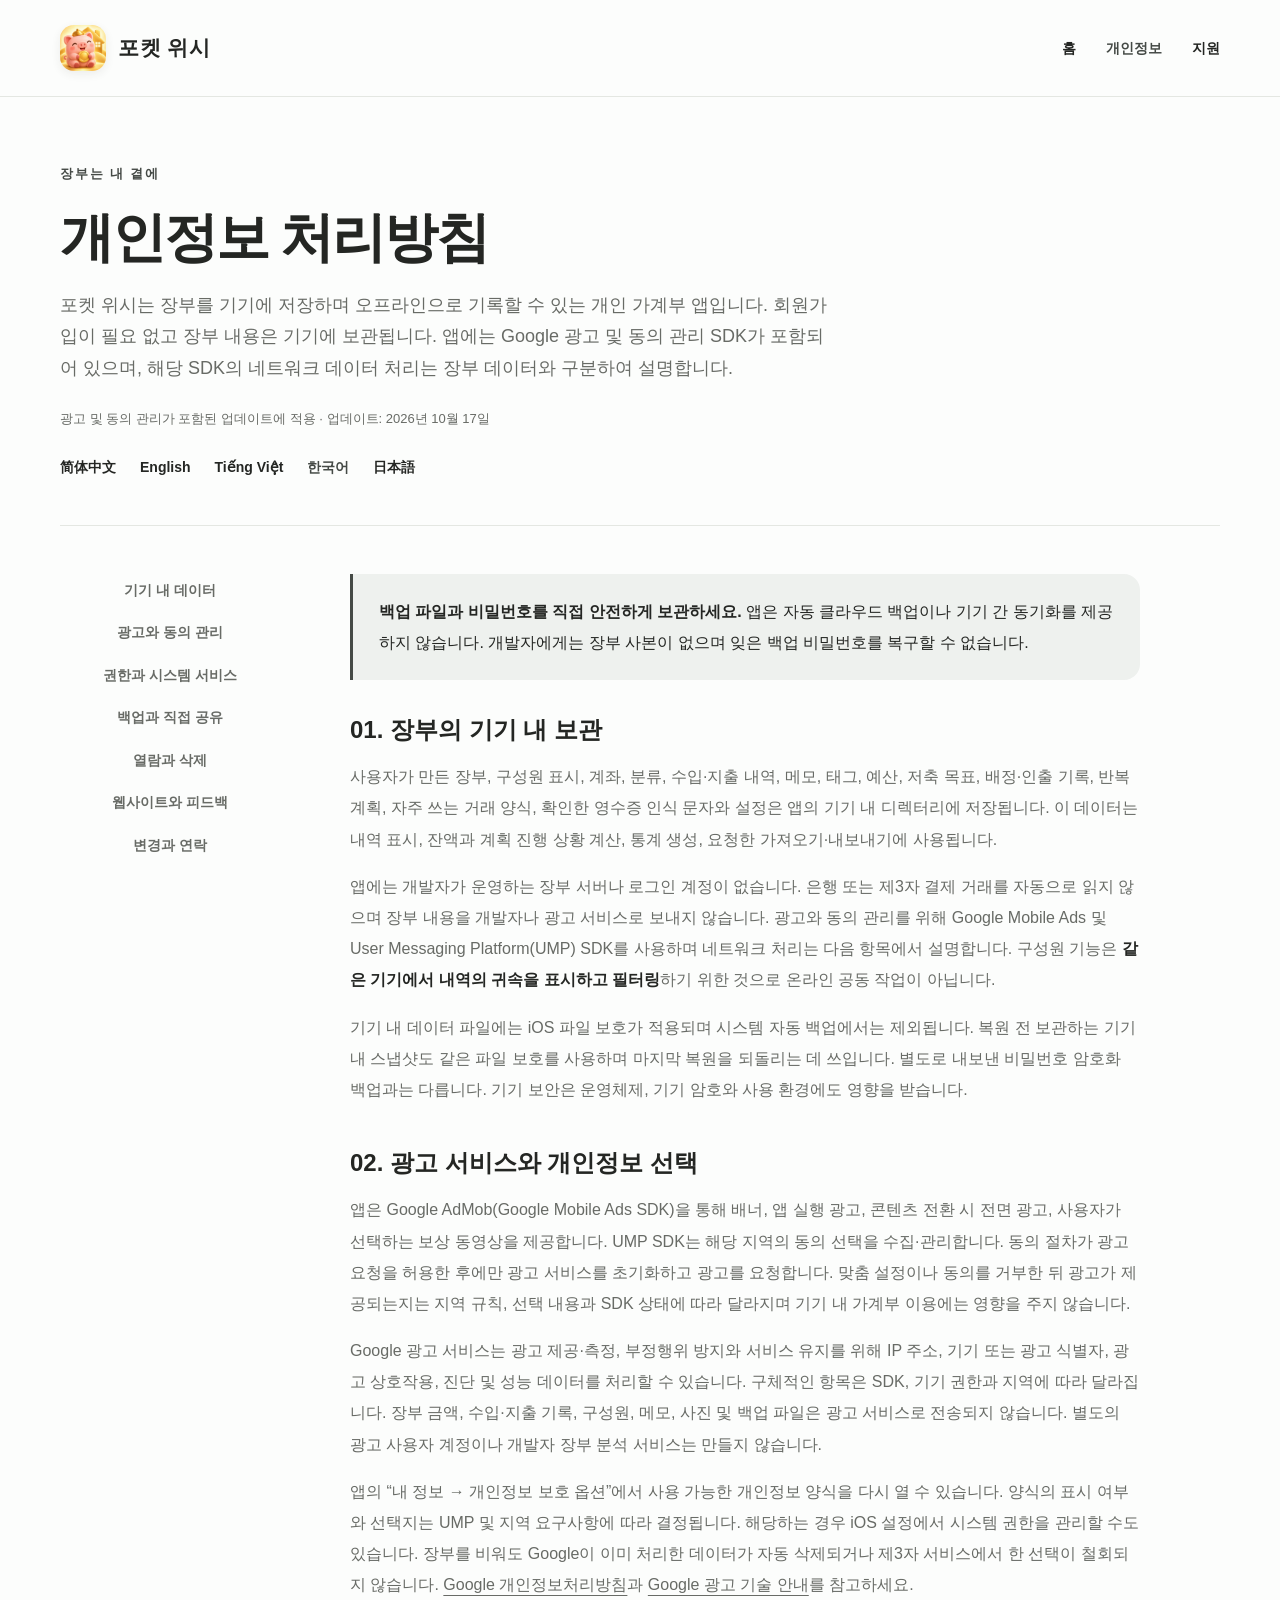
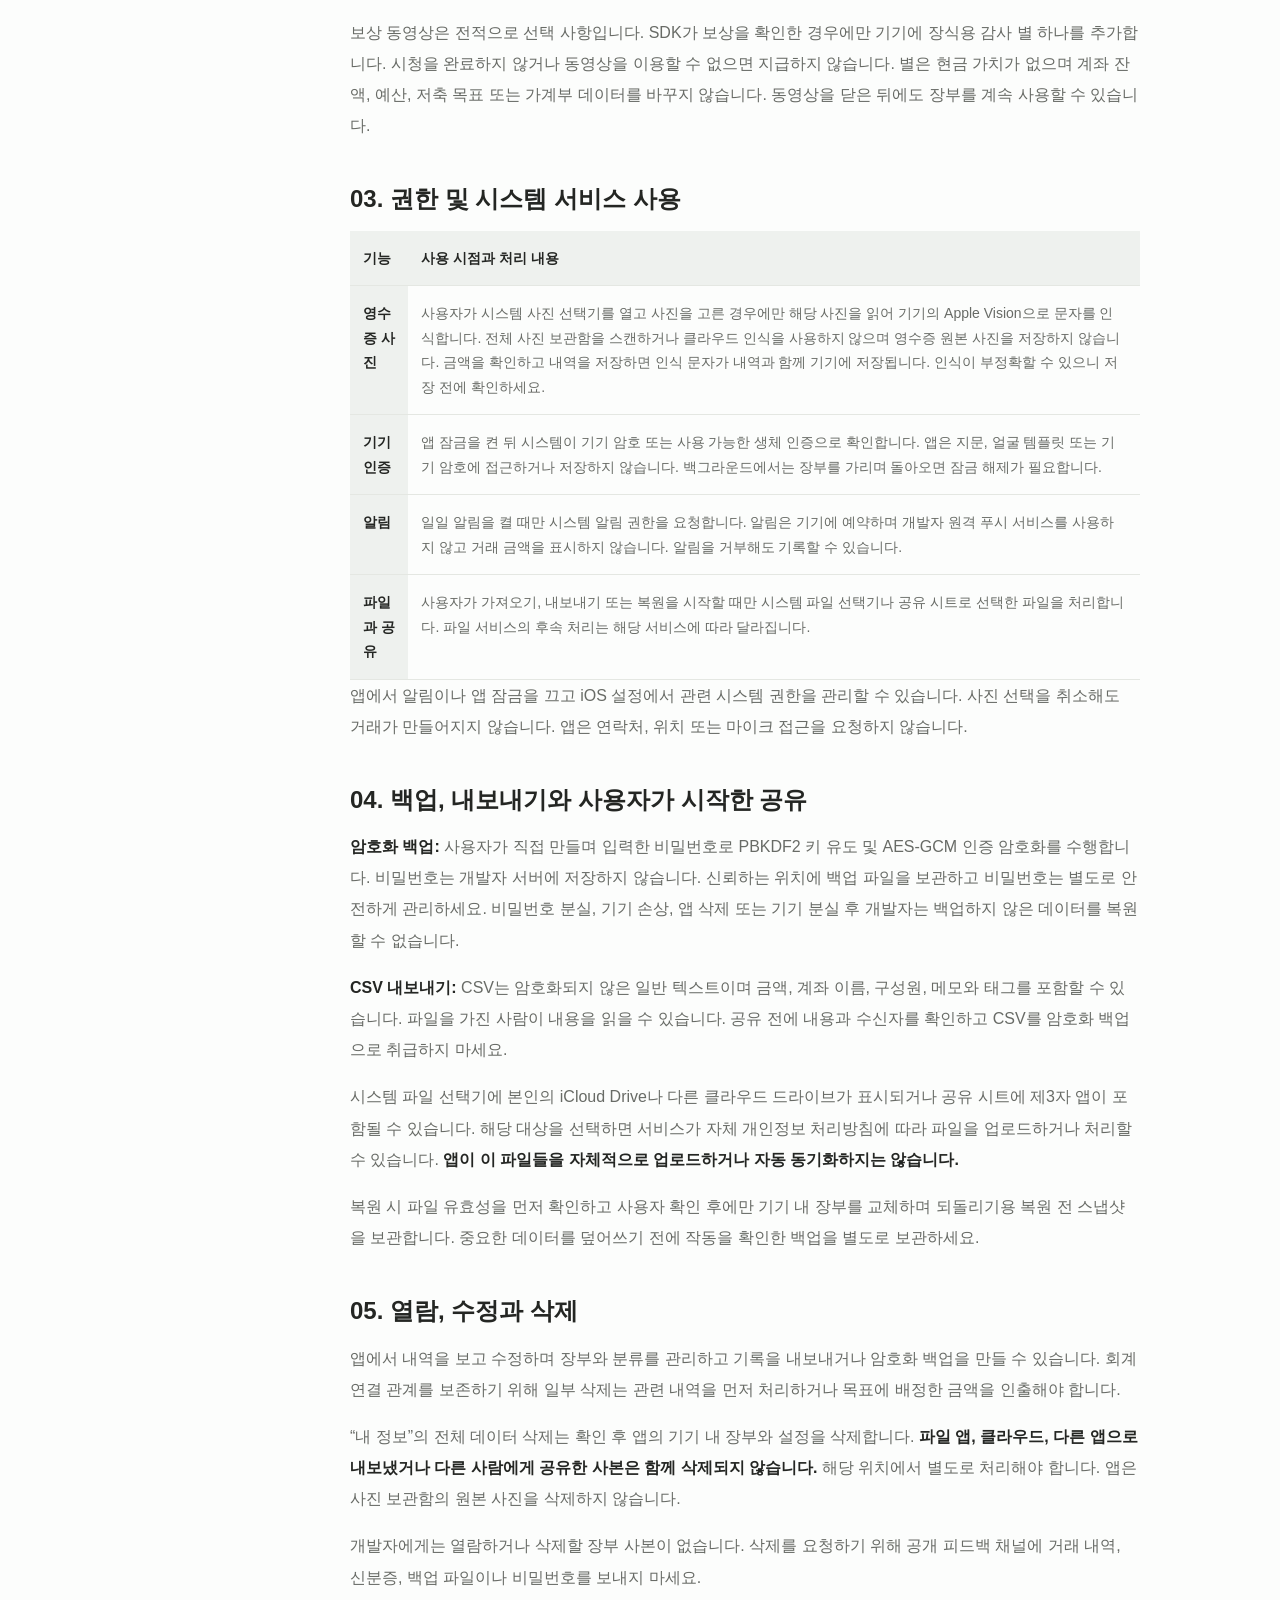
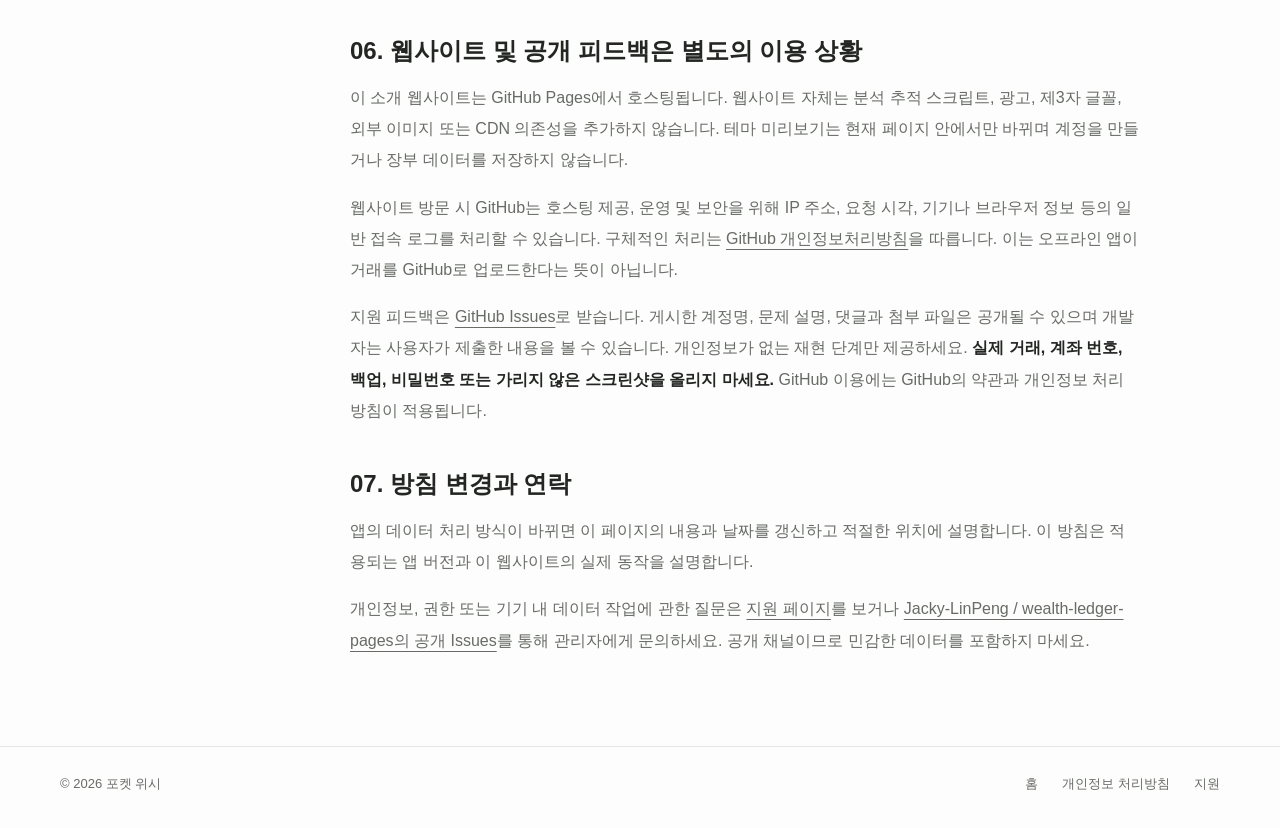
<file: privacy-ko.html>
<!doctype html><html lang="ko"><head><meta charset="utf-8"><meta name="viewport" content="width=device-width,initial-scale=1"><title>개인정보 처리방침 · 포켓 위시</title><meta name="description" content="포켓 위시의 기기 내 장부 보관, Google 광고 및 동의 SDK, 권한, 백업, 내보내기와 공개 피드백의 개인정보 처리 범위를 안내합니다."><meta name="theme-color" content="#fcfdfc"><meta name="referrer" content="strict-origin-when-cross-origin"><link rel="icon" type="image/png" href="assets/icon.png"><link rel="stylesheet" href="assets/site.css"><link rel="alternate" hreflang="zh-CN" href="privacy.html"><link rel="alternate" hreflang="en" href="privacy-en.html"><link rel="alternate" hreflang="vi" href="privacy-vi.html"><link rel="alternate" hreflang="ko" href="privacy-ko.html"><link rel="alternate" hreflang="ja" href="privacy-ja.html"></head><body>
<a class="skip" href="#main">본문으로 이동</a><header class="site-header"><div class="wrap nav"><a class="brand" href="index.html"><img src="assets/icon.png" alt="" width="46" height="46">포켓 위시</a><nav aria-label="주요 탐색"><a href="index.html">홈</a><a href="privacy-ko.html" aria-current="page">개인정보</a><a href="support.html">지원</a></nav></div></header>
<main id="main" class="wrap"><header class="doc-hero"><p class="eyebrow">장부는 내 곁에</p><h1>개인정보 처리방침</h1><p class="intro">포켓 위시는 장부를 기기에 저장하며 오프라인으로 기록할 수 있는 개인 가계부 앱입니다. 회원가입이 필요 없고 장부 내용은 기기에 보관됩니다. 앱에는 Google 광고 및 동의 관리 SDK가 포함되어 있으며, 해당 SDK의 네트워크 데이터 처리는 장부 데이터와 구분하여 설명합니다.</p><p class="date">광고 및 동의 관리가 포함된 업데이트에 적용 · 업데이트: 2026년 10월 17일</p><nav class="footer-links" aria-label="개인정보 처리방침 언어" style="margin-top:24px"><a href="privacy.html" lang="zh-CN" hreflang="zh-CN">简体中文</a><a href="privacy-en.html" lang="en" hreflang="en">English</a><a href="privacy-vi.html" lang="vi" hreflang="vi">Tiếng Việt</a><a href="privacy-ko.html" lang="ko" hreflang="ko" aria-current="page">한국어</a><a href="privacy-ja.html" lang="ja" hreflang="ja">日本語</a></nav></header>
<div class="doc-layout"><nav class="toc" aria-label="개인정보 처리방침 목차"><a href="#local">기기 내 데이터</a><a href="#ads">광고와 동의 관리</a><a href="#permissions">권한과 시스템 서비스</a><a href="#backup">백업과 직접 공유</a><a href="#control">열람과 삭제</a><a href="#website">웹사이트와 피드백</a><a href="#contact">변경과 연락</a></nav><article class="document"><div class="notice"><p><strong>백업 파일과 비밀번호를 직접 안전하게 보관하세요.</strong> 앱은 자동 클라우드 백업이나 기기 간 동기화를 제공하지 않습니다. 개발자에게는 장부 사본이 없으며 잊은 백업 비밀번호를 복구할 수 없습니다.</p></div>
<section id="local"><h2>01. 장부의 기기 내 보관</h2><p>사용자가 만든 장부, 구성원 표시, 계좌, 분류, 수입·지출 내역, 메모, 태그, 예산, 저축 목표, 배정·인출 기록, 반복 계획, 자주 쓰는 거래 양식, 확인한 영수증 인식 문자와 설정은 앱의 기기 내 디렉터리에 저장됩니다. 이 데이터는 내역 표시, 잔액과 계획 진행 상황 계산, 통계 생성, 요청한 가져오기·내보내기에 사용됩니다.</p><p>앱에는 개발자가 운영하는 장부 서버나 로그인 계정이 없습니다. 은행 또는 제3자 결제 거래를 자동으로 읽지 않으며 장부 내용을 개발자나 광고 서비스로 보내지 않습니다. 광고와 동의 관리를 위해 Google Mobile Ads 및 User Messaging Platform(UMP) SDK를 사용하며 네트워크 처리는 다음 항목에서 설명합니다. 구성원 기능은 <strong>같은 기기에서 내역의 귀속을 표시하고 필터링</strong>하기 위한 것으로 온라인 공동 작업이 아닙니다.</p><p>기기 내 데이터 파일에는 iOS 파일 보호가 적용되며 시스템 자동 백업에서는 제외됩니다. 복원 전 보관하는 기기 내 스냅샷도 같은 파일 보호를 사용하며 마지막 복원을 되돌리는 데 쓰입니다. 별도로 내보낸 비밀번호 암호화 백업과는 다릅니다. 기기 보안은 운영체제, 기기 암호와 사용 환경에도 영향을 받습니다.</p></section>
<section id="ads"><h2>02. 광고 서비스와 개인정보 선택</h2><p>앱은 Google AdMob(Google Mobile Ads SDK)을 통해 배너, 앱 실행 광고, 콘텐츠 전환 시 전면 광고, 사용자가 선택하는 보상 동영상을 제공합니다. UMP SDK는 해당 지역의 동의 선택을 수집·관리합니다. 동의 절차가 광고 요청을 허용한 후에만 광고 서비스를 초기화하고 광고를 요청합니다. 맞춤 설정이나 동의를 거부한 뒤 광고가 제공되는지는 지역 규칙, 선택 내용과 SDK 상태에 따라 달라지며 기기 내 가계부 이용에는 영향을 주지 않습니다.</p><p>Google 광고 서비스는 광고 제공·측정, 부정행위 방지와 서비스 유지를 위해 IP 주소, 기기 또는 광고 식별자, 광고 상호작용, 진단 및 성능 데이터를 처리할 수 있습니다. 구체적인 항목은 SDK, 기기 권한과 지역에 따라 달라집니다. 장부 금액, 수입·지출 기록, 구성원, 메모, 사진 및 백업 파일은 광고 서비스로 전송되지 않습니다. 별도의 광고 사용자 계정이나 개발자 장부 분석 서비스는 만들지 않습니다.</p><p>앱의 “내 정보 → 개인정보 보호 옵션”에서 사용 가능한 개인정보 양식을 다시 열 수 있습니다. 양식의 표시 여부와 선택지는 UMP 및 지역 요구사항에 따라 결정됩니다. 해당하는 경우 iOS 설정에서 시스템 권한을 관리할 수도 있습니다. 장부를 비워도 Google이 이미 처리한 데이터가 자동 삭제되거나 제3자 서비스에서 한 선택이 철회되지 않습니다. <a href="https://policies.google.com/privacy" rel="noopener noreferrer">Google 개인정보처리방침</a>과 <a href="https://policies.google.com/technologies/ads" rel="noopener noreferrer">Google 광고 기술 안내</a>를 참고하세요.</p><p>보상 동영상은 전적으로 선택 사항입니다. SDK가 보상을 확인한 경우에만 기기에 장식용 감사 별 하나를 추가합니다. 시청을 완료하지 않거나 동영상을 이용할 수 없으면 지급하지 않습니다. 별은 현금 가치가 없으며 계좌 잔액, 예산, 저축 목표 또는 가계부 데이터를 바꾸지 않습니다. 동영상을 닫은 뒤에도 장부를 계속 사용할 수 있습니다.</p></section>
<section id="permissions"><h2>03. 권한 및 시스템 서비스 사용</h2><table class="permission-table"><thead><tr><th scope="col">기능</th><th scope="col">사용 시점과 처리 내용</th></tr></thead><tbody><tr><th scope="row">영수증 사진</th><td>사용자가 시스템 사진 선택기를 열고 사진을 고른 경우에만 해당 사진을 읽어 기기의 Apple Vision으로 문자를 인식합니다. 전체 사진 보관함을 스캔하거나 클라우드 인식을 사용하지 않으며 영수증 원본 사진을 저장하지 않습니다. 금액을 확인하고 내역을 저장하면 인식 문자가 내역과 함께 기기에 저장됩니다. 인식이 부정확할 수 있으니 저장 전에 확인하세요.</td></tr><tr><th scope="row">기기 인증</th><td>앱 잠금을 켠 뒤 시스템이 기기 암호 또는 사용 가능한 생체 인증으로 확인합니다. 앱은 지문, 얼굴 템플릿 또는 기기 암호에 접근하거나 저장하지 않습니다. 백그라운드에서는 장부를 가리며 돌아오면 잠금 해제가 필요합니다.</td></tr><tr><th scope="row">알림</th><td>일일 알림을 켤 때만 시스템 알림 권한을 요청합니다. 알림은 기기에 예약하며 개발자 원격 푸시 서비스를 사용하지 않고 거래 금액을 표시하지 않습니다. 알림을 거부해도 기록할 수 있습니다.</td></tr><tr><th scope="row">파일과 공유</th><td>사용자가 가져오기, 내보내기 또는 복원을 시작할 때만 시스템 파일 선택기나 공유 시트로 선택한 파일을 처리합니다. 파일 서비스의 후속 처리는 해당 서비스에 따라 달라집니다.</td></tr></tbody></table><p>앱에서 알림이나 앱 잠금을 끄고 iOS 설정에서 관련 시스템 권한을 관리할 수 있습니다. 사진 선택을 취소해도 거래가 만들어지지 않습니다. 앱은 연락처, 위치 또는 마이크 접근을 요청하지 않습니다.</p></section>
<section id="backup"><h2>04. 백업, 내보내기와 사용자가 시작한 공유</h2><p><strong>암호화 백업:</strong> 사용자가 직접 만들며 입력한 비밀번호로 PBKDF2 키 유도 및 AES-GCM 인증 암호화를 수행합니다. 비밀번호는 개발자 서버에 저장하지 않습니다. 신뢰하는 위치에 백업 파일을 보관하고 비밀번호는 별도로 안전하게 관리하세요. 비밀번호 분실, 기기 손상, 앱 삭제 또는 기기 분실 후 개발자는 백업하지 않은 데이터를 복원할 수 없습니다.</p><p><strong>CSV 내보내기:</strong> CSV는 암호화되지 않은 일반 텍스트이며 금액, 계좌 이름, 구성원, 메모와 태그를 포함할 수 있습니다. 파일을 가진 사람이 내용을 읽을 수 있습니다. 공유 전에 내용과 수신자를 확인하고 CSV를 암호화 백업으로 취급하지 마세요.</p><p>시스템 파일 선택기에 본인의 iCloud Drive나 다른 클라우드 드라이브가 표시되거나 공유 시트에 제3자 앱이 포함될 수 있습니다. 해당 대상을 선택하면 서비스가 자체 개인정보 처리방침에 따라 파일을 업로드하거나 처리할 수 있습니다. <strong>앱이 이 파일들을 자체적으로 업로드하거나 자동 동기화하지는 않습니다.</strong></p><p>복원 시 파일 유효성을 먼저 확인하고 사용자 확인 후에만 기기 내 장부를 교체하며 되돌리기용 복원 전 스냅샷을 보관합니다. 중요한 데이터를 덮어쓰기 전에 작동을 확인한 백업을 별도로 보관하세요.</p></section>
<section id="control"><h2>05. 열람, 수정과 삭제</h2><p>앱에서 내역을 보고 수정하며 장부와 분류를 관리하고 기록을 내보내거나 암호화 백업을 만들 수 있습니다. 회계 연결 관계를 보존하기 위해 일부 삭제는 관련 내역을 먼저 처리하거나 목표에 배정한 금액을 인출해야 합니다.</p><p>“내 정보”의 전체 데이터 삭제는 확인 후 앱의 기기 내 장부와 설정을 삭제합니다. <strong>파일 앱, 클라우드, 다른 앱으로 내보냈거나 다른 사람에게 공유한 사본은 함께 삭제되지 않습니다.</strong> 해당 위치에서 별도로 처리해야 합니다. 앱은 사진 보관함의 원본 사진을 삭제하지 않습니다.</p><p>개발자에게는 열람하거나 삭제할 장부 사본이 없습니다. 삭제를 요청하기 위해 공개 피드백 채널에 거래 내역, 신분증, 백업 파일이나 비밀번호를 보내지 마세요.</p></section>
<section id="website"><h2>06. 웹사이트 및 공개 피드백은 별도의 이용 상황</h2><p>이 소개 웹사이트는 GitHub Pages에서 호스팅됩니다. 웹사이트 자체는 분석 추적 스크립트, 광고, 제3자 글꼴, 외부 이미지 또는 CDN 의존성을 추가하지 않습니다. 테마 미리보기는 현재 페이지 안에서만 바뀌며 계정을 만들거나 장부 데이터를 저장하지 않습니다.</p><p>웹사이트 방문 시 GitHub는 호스팅 제공, 운영 및 보안을 위해 IP 주소, 요청 시각, 기기나 브라우저 정보 등의 일반 접속 로그를 처리할 수 있습니다. 구체적인 처리는 <a href="https://docs.github.com/en/site-policy/privacy-policies/github-general-privacy-statement" rel="noopener noreferrer">GitHub 개인정보처리방침</a>을 따릅니다. 이는 오프라인 앱이 거래를 GitHub로 업로드한다는 뜻이 아닙니다.</p><p>지원 피드백은 <a href="https://github.com/Jacky-LinPeng/wealth-ledger-pages/issues" rel="noopener noreferrer">GitHub Issues</a>로 받습니다. 게시한 계정명, 문제 설명, 댓글과 첨부 파일은 공개될 수 있으며 개발자는 사용자가 제출한 내용을 볼 수 있습니다. 개인정보가 없는 재현 단계만 제공하세요. <strong>실제 거래, 계좌 번호, 백업, 비밀번호 또는 가리지 않은 스크린샷을 올리지 마세요.</strong> GitHub 이용에는 GitHub의 약관과 개인정보 처리방침이 적용됩니다.</p></section>
<section id="contact"><h2>07. 방침 변경과 연락</h2><p>앱의 데이터 처리 방식이 바뀌면 이 페이지의 내용과 날짜를 갱신하고 적절한 위치에 설명합니다. 이 방침은 적용되는 앱 버전과 이 웹사이트의 실제 동작을 설명합니다.</p><p>개인정보, 권한 또는 기기 내 데이터 작업에 관한 질문은 <a href="support.html">지원 페이지</a>를 보거나 <a href="https://github.com/Jacky-LinPeng/wealth-ledger-pages/issues" rel="noopener noreferrer">Jacky-LinPeng / wealth-ledger-pages의 공개 Issues</a>를 통해 관리자에게 문의하세요. 공개 채널이므로 민감한 데이터를 포함하지 마세요.</p></section>
</article></div></main>
<footer class="footer"><div class="wrap footer-inner"><p>© 2026 포켓 위시</p><div class="footer-links"><a href="index.html">홈</a><a href="privacy-ko.html">개인정보 처리방침</a><a href="support.html">지원</a></div></div></footer>
</body></html>
</file>
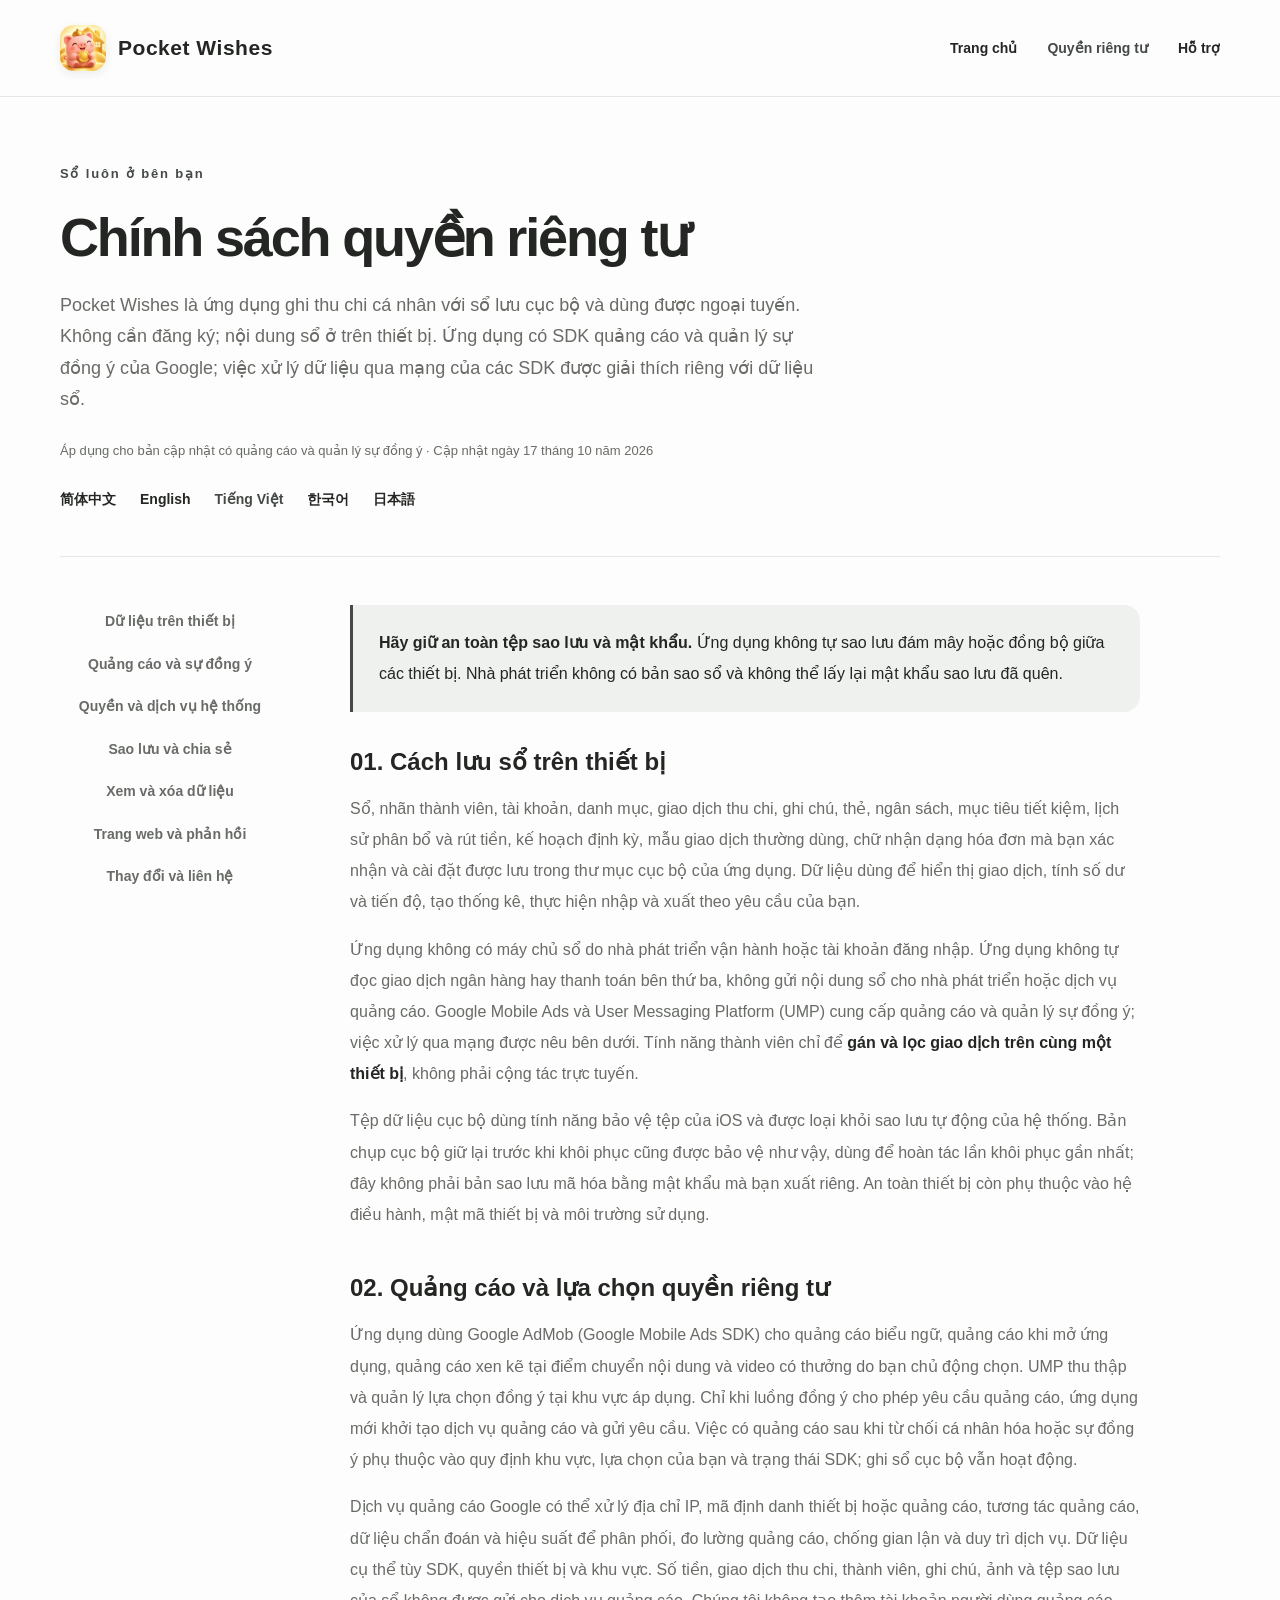
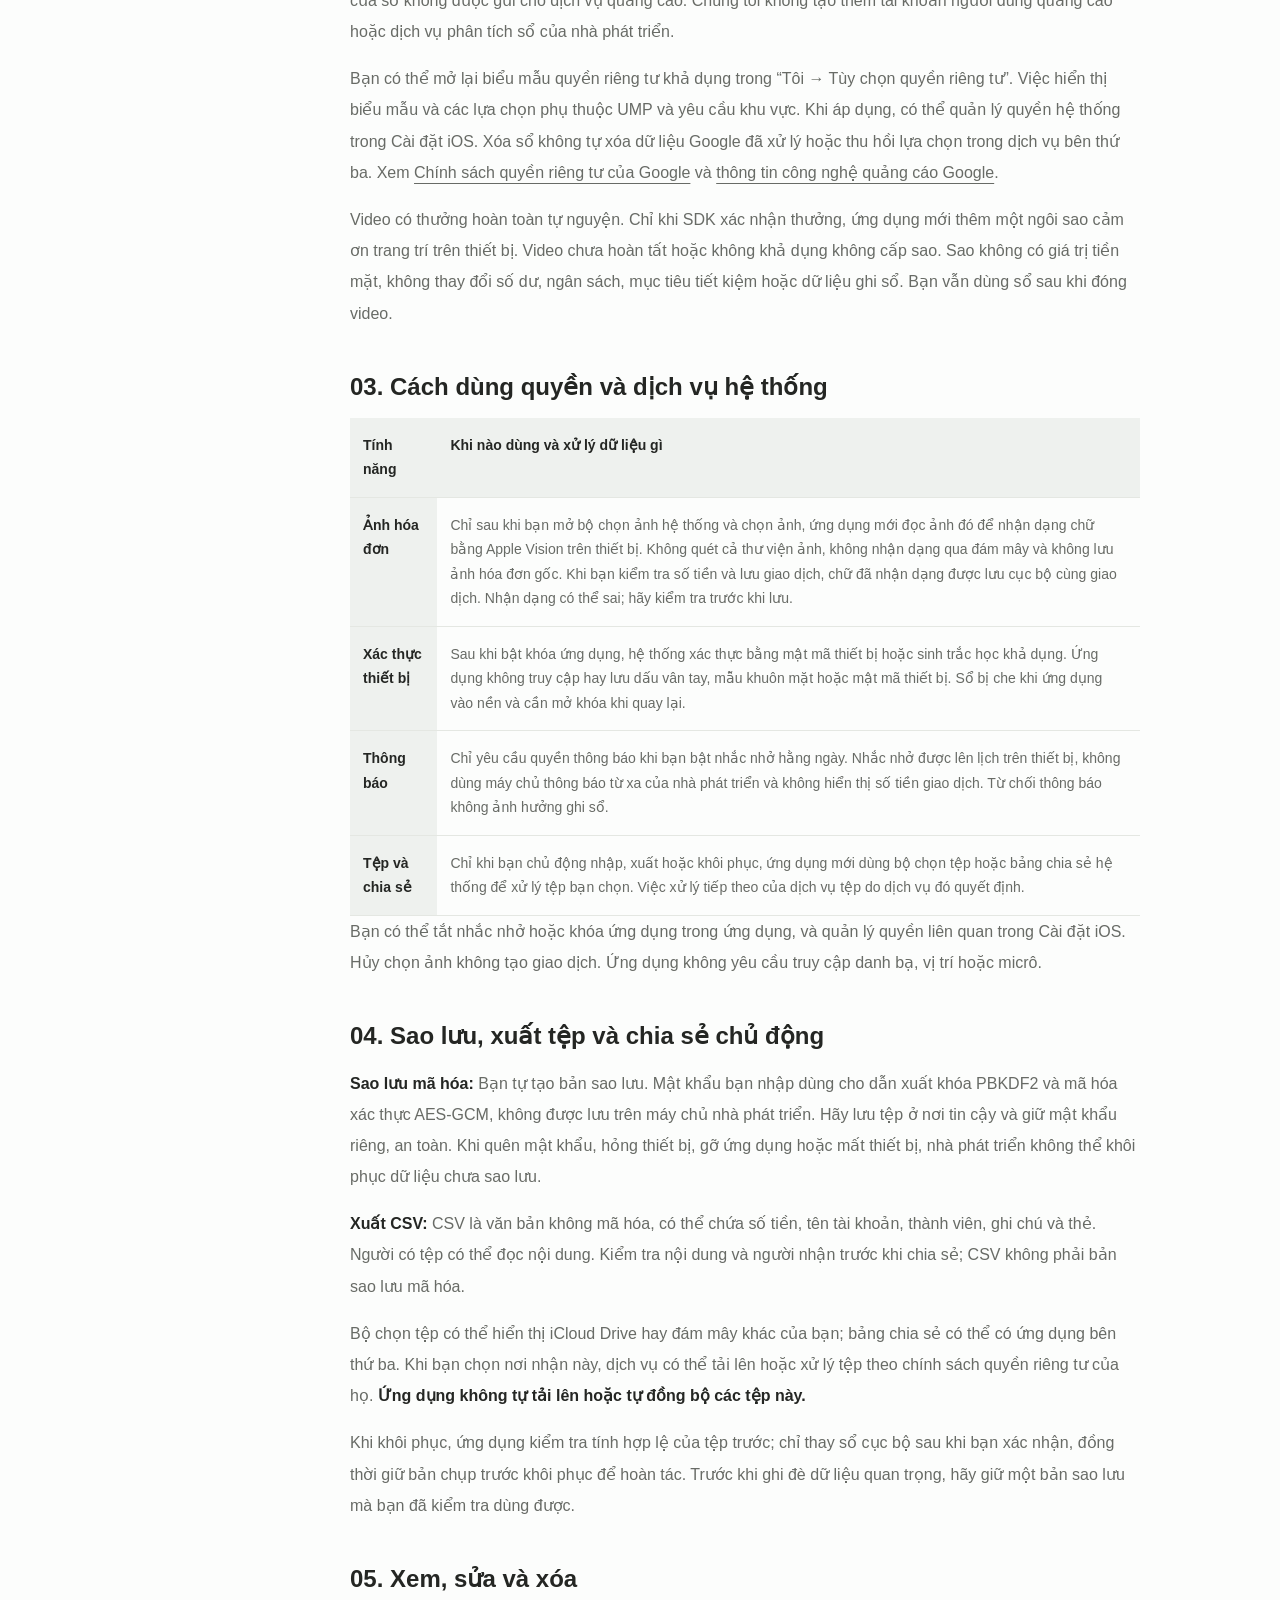
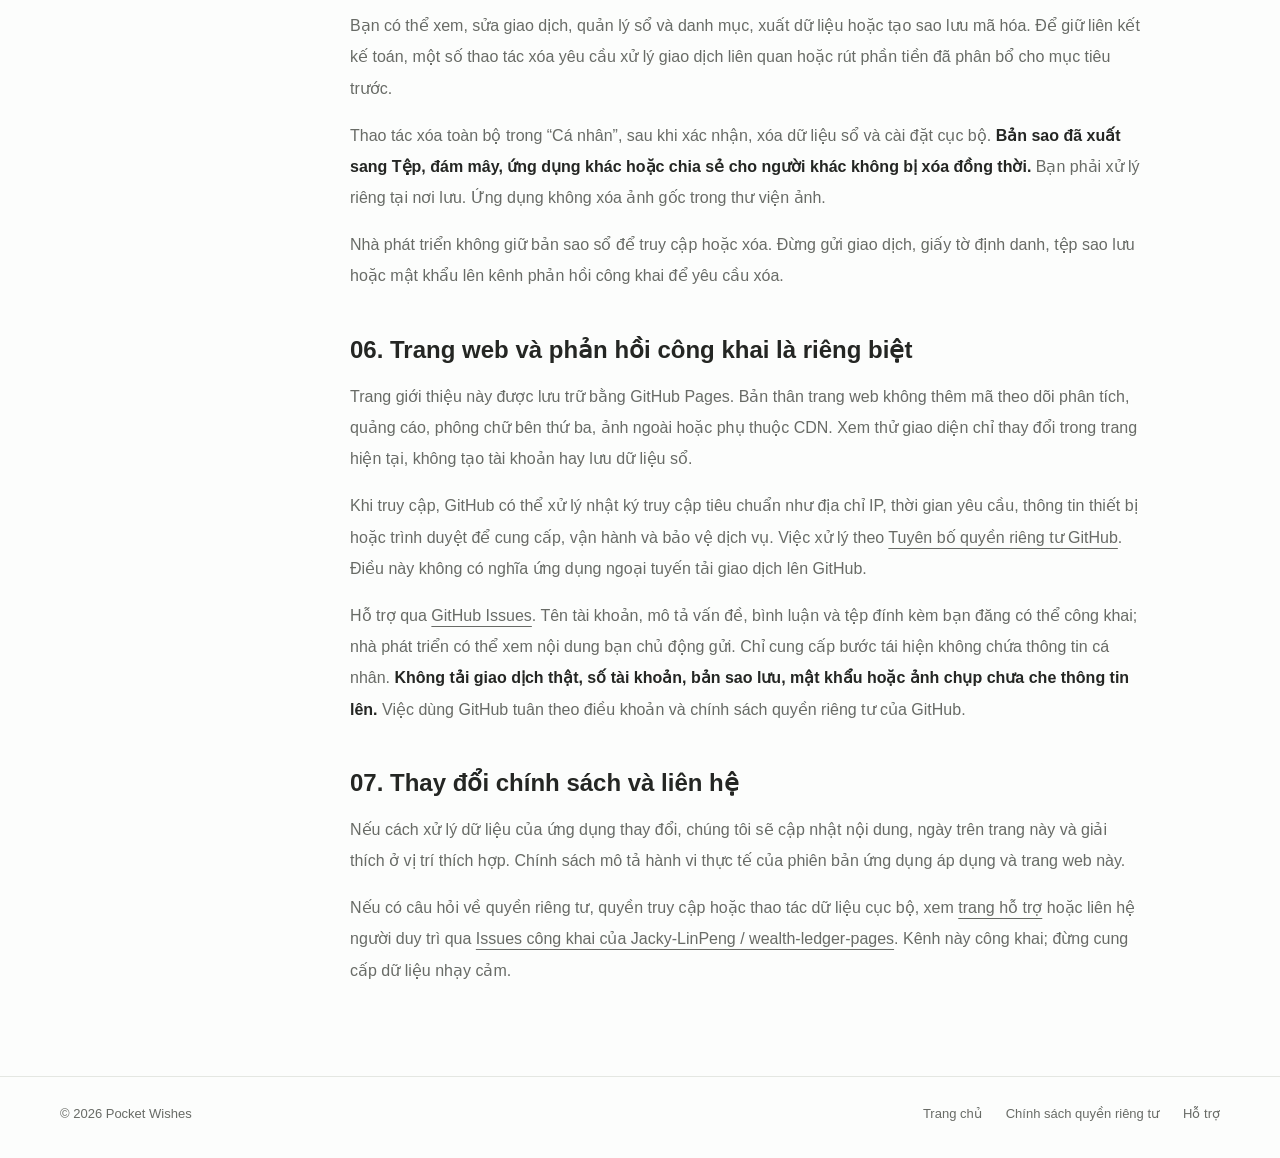
<file: privacy-vi.html>
<!doctype html><html lang="vi"><head><meta charset="utf-8"><meta name="viewport" content="width=device-width,initial-scale=1"><title>Chính sách quyền riêng tư · Pocket Wishes</title><meta name="description" content="Cách Pocket Wishes lưu sổ trên thiết bị, dùng SDK quảng cáo và quản lý sự đồng ý của Google, cùng phạm vi quyền riêng tư của sao lưu, xuất tệp và phản hồi công khai."><meta name="theme-color" content="#fcfdfc"><meta name="referrer" content="strict-origin-when-cross-origin"><link rel="icon" type="image/png" href="assets/icon.png"><link rel="stylesheet" href="assets/site.css"><link rel="alternate" hreflang="zh-CN" href="privacy.html"><link rel="alternate" hreflang="en" href="privacy-en.html"><link rel="alternate" hreflang="vi" href="privacy-vi.html"><link rel="alternate" hreflang="ko" href="privacy-ko.html"><link rel="alternate" hreflang="ja" href="privacy-ja.html"></head><body>
<a class="skip" href="#main">Đến nội dung chính</a><header class="site-header"><div class="wrap nav"><a class="brand" href="index.html"><img src="assets/icon.png" alt="" width="46" height="46">Pocket Wishes</a><nav aria-label="Điều hướng chính"><a href="index.html">Trang chủ</a><a href="privacy-vi.html" aria-current="page">Quyền riêng tư</a><a href="support.html">Hỗ trợ</a></nav></div></header>
<main id="main" class="wrap"><header class="doc-hero"><p class="eyebrow">Sổ luôn ở bên bạn</p><h1>Chính sách quyền riêng tư</h1><p class="intro">Pocket Wishes là ứng dụng ghi thu chi cá nhân với sổ lưu cục bộ và dùng được ngoại tuyến. Không cần đăng ký; nội dung sổ ở trên thiết bị. Ứng dụng có SDK quảng cáo và quản lý sự đồng ý của Google; việc xử lý dữ liệu qua mạng của các SDK được giải thích riêng với dữ liệu sổ.</p><p class="date">Áp dụng cho bản cập nhật có quảng cáo và quản lý sự đồng ý · Cập nhật ngày 17 tháng 10 năm 2026</p><nav class="footer-links" aria-label="Ngôn ngữ chính sách quyền riêng tư" style="margin-top:24px"><a href="privacy.html" lang="zh-CN" hreflang="zh-CN">简体中文</a><a href="privacy-en.html" lang="en" hreflang="en">English</a><a href="privacy-vi.html" lang="vi" hreflang="vi" aria-current="page">Tiếng Việt</a><a href="privacy-ko.html" lang="ko" hreflang="ko">한국어</a><a href="privacy-ja.html" lang="ja" hreflang="ja">日本語</a></nav></header>
<div class="doc-layout"><nav class="toc" aria-label="Mục lục chính sách quyền riêng tư"><a href="#local">Dữ liệu trên thiết bị</a><a href="#ads">Quảng cáo và sự đồng ý</a><a href="#permissions">Quyền và dịch vụ hệ thống</a><a href="#backup">Sao lưu và chia sẻ</a><a href="#control">Xem và xóa dữ liệu</a><a href="#website">Trang web và phản hồi</a><a href="#contact">Thay đổi và liên hệ</a></nav><article class="document"><div class="notice"><p><strong>Hãy giữ an toàn tệp sao lưu và mật khẩu.</strong> Ứng dụng không tự sao lưu đám mây hoặc đồng bộ giữa các thiết bị. Nhà phát triển không có bản sao sổ và không thể lấy lại mật khẩu sao lưu đã quên.</p></div>
<section id="local"><h2>01. Cách lưu sổ trên thiết bị</h2><p>Sổ, nhãn thành viên, tài khoản, danh mục, giao dịch thu chi, ghi chú, thẻ, ngân sách, mục tiêu tiết kiệm, lịch sử phân bổ và rút tiền, kế hoạch định kỳ, mẫu giao dịch thường dùng, chữ nhận dạng hóa đơn mà bạn xác nhận và cài đặt được lưu trong thư mục cục bộ của ứng dụng. Dữ liệu dùng để hiển thị giao dịch, tính số dư và tiến độ, tạo thống kê, thực hiện nhập và xuất theo yêu cầu của bạn.</p><p>Ứng dụng không có máy chủ sổ do nhà phát triển vận hành hoặc tài khoản đăng nhập. Ứng dụng không tự đọc giao dịch ngân hàng hay thanh toán bên thứ ba, không gửi nội dung sổ cho nhà phát triển hoặc dịch vụ quảng cáo. Google Mobile Ads và User Messaging Platform (UMP) cung cấp quảng cáo và quản lý sự đồng ý; việc xử lý qua mạng được nêu bên dưới. Tính năng thành viên chỉ để <strong>gán và lọc giao dịch trên cùng một thiết bị</strong>, không phải cộng tác trực tuyến.</p><p>Tệp dữ liệu cục bộ dùng tính năng bảo vệ tệp của iOS và được loại khỏi sao lưu tự động của hệ thống. Bản chụp cục bộ giữ lại trước khi khôi phục cũng được bảo vệ như vậy, dùng để hoàn tác lần khôi phục gần nhất; đây không phải bản sao lưu mã hóa bằng mật khẩu mà bạn xuất riêng. An toàn thiết bị còn phụ thuộc vào hệ điều hành, mật mã thiết bị và môi trường sử dụng.</p></section>
<section id="ads"><h2>02. Quảng cáo và lựa chọn quyền riêng tư</h2><p>Ứng dụng dùng Google AdMob (Google Mobile Ads SDK) cho quảng cáo biểu ngữ, quảng cáo khi mở ứng dụng, quảng cáo xen kẽ tại điểm chuyển nội dung và video có thưởng do bạn chủ động chọn. UMP thu thập và quản lý lựa chọn đồng ý tại khu vực áp dụng. Chỉ khi luồng đồng ý cho phép yêu cầu quảng cáo, ứng dụng mới khởi tạo dịch vụ quảng cáo và gửi yêu cầu. Việc có quảng cáo sau khi từ chối cá nhân hóa hoặc sự đồng ý phụ thuộc vào quy định khu vực, lựa chọn của bạn và trạng thái SDK; ghi sổ cục bộ vẫn hoạt động.</p><p>Dịch vụ quảng cáo Google có thể xử lý địa chỉ IP, mã định danh thiết bị hoặc quảng cáo, tương tác quảng cáo, dữ liệu chẩn đoán và hiệu suất để phân phối, đo lường quảng cáo, chống gian lận và duy trì dịch vụ. Dữ liệu cụ thể tùy SDK, quyền thiết bị và khu vực. Số tiền, giao dịch thu chi, thành viên, ghi chú, ảnh và tệp sao lưu của sổ không được gửi cho dịch vụ quảng cáo. Chúng tôi không tạo thêm tài khoản người dùng quảng cáo hoặc dịch vụ phân tích sổ của nhà phát triển.</p><p>Bạn có thể mở lại biểu mẫu quyền riêng tư khả dụng trong “Tôi → Tùy chọn quyền riêng tư”. Việc hiển thị biểu mẫu và các lựa chọn phụ thuộc UMP và yêu cầu khu vực. Khi áp dụng, có thể quản lý quyền hệ thống trong Cài đặt iOS. Xóa sổ không tự xóa dữ liệu Google đã xử lý hoặc thu hồi lựa chọn trong dịch vụ bên thứ ba. Xem <a href="https://policies.google.com/privacy" rel="noopener noreferrer">Chính sách quyền riêng tư của Google</a> và <a href="https://policies.google.com/technologies/ads" rel="noopener noreferrer">thông tin công nghệ quảng cáo Google</a>.</p><p>Video có thưởng hoàn toàn tự nguyện. Chỉ khi SDK xác nhận thưởng, ứng dụng mới thêm một ngôi sao cảm ơn trang trí trên thiết bị. Video chưa hoàn tất hoặc không khả dụng không cấp sao. Sao không có giá trị tiền mặt, không thay đổi số dư, ngân sách, mục tiêu tiết kiệm hoặc dữ liệu ghi sổ. Bạn vẫn dùng sổ sau khi đóng video.</p></section>
<section id="permissions"><h2>03. Cách dùng quyền và dịch vụ hệ thống</h2><table class="permission-table"><thead><tr><th scope="col">Tính năng</th><th scope="col">Khi nào dùng và xử lý dữ liệu gì</th></tr></thead><tbody><tr><th scope="row">Ảnh hóa đơn</th><td>Chỉ sau khi bạn mở bộ chọn ảnh hệ thống và chọn ảnh, ứng dụng mới đọc ảnh đó để nhận dạng chữ bằng Apple Vision trên thiết bị. Không quét cả thư viện ảnh, không nhận dạng qua đám mây và không lưu ảnh hóa đơn gốc. Khi bạn kiểm tra số tiền và lưu giao dịch, chữ đã nhận dạng được lưu cục bộ cùng giao dịch. Nhận dạng có thể sai; hãy kiểm tra trước khi lưu.</td></tr><tr><th scope="row">Xác thực thiết bị</th><td>Sau khi bật khóa ứng dụng, hệ thống xác thực bằng mật mã thiết bị hoặc sinh trắc học khả dụng. Ứng dụng không truy cập hay lưu dấu vân tay, mẫu khuôn mặt hoặc mật mã thiết bị. Sổ bị che khi ứng dụng vào nền và cần mở khóa khi quay lại.</td></tr><tr><th scope="row">Thông báo</th><td>Chỉ yêu cầu quyền thông báo khi bạn bật nhắc nhở hằng ngày. Nhắc nhở được lên lịch trên thiết bị, không dùng máy chủ thông báo từ xa của nhà phát triển và không hiển thị số tiền giao dịch. Từ chối thông báo không ảnh hưởng ghi sổ.</td></tr><tr><th scope="row">Tệp và chia sẻ</th><td>Chỉ khi bạn chủ động nhập, xuất hoặc khôi phục, ứng dụng mới dùng bộ chọn tệp hoặc bảng chia sẻ hệ thống để xử lý tệp bạn chọn. Việc xử lý tiếp theo của dịch vụ tệp do dịch vụ đó quyết định.</td></tr></tbody></table><p>Bạn có thể tắt nhắc nhở hoặc khóa ứng dụng trong ứng dụng, và quản lý quyền liên quan trong Cài đặt iOS. Hủy chọn ảnh không tạo giao dịch. Ứng dụng không yêu cầu truy cập danh bạ, vị trí hoặc micrô.</p></section>
<section id="backup"><h2>04. Sao lưu, xuất tệp và chia sẻ chủ động</h2><p><strong>Sao lưu mã hóa:</strong> Bạn tự tạo bản sao lưu. Mật khẩu bạn nhập dùng cho dẫn xuất khóa PBKDF2 và mã hóa xác thực AES-GCM, không được lưu trên máy chủ nhà phát triển. Hãy lưu tệp ở nơi tin cậy và giữ mật khẩu riêng, an toàn. Khi quên mật khẩu, hỏng thiết bị, gỡ ứng dụng hoặc mất thiết bị, nhà phát triển không thể khôi phục dữ liệu chưa sao lưu.</p><p><strong>Xuất CSV:</strong> CSV là văn bản không mã hóa, có thể chứa số tiền, tên tài khoản, thành viên, ghi chú và thẻ. Người có tệp có thể đọc nội dung. Kiểm tra nội dung và người nhận trước khi chia sẻ; CSV không phải bản sao lưu mã hóa.</p><p>Bộ chọn tệp có thể hiển thị iCloud Drive hay đám mây khác của bạn; bảng chia sẻ có thể có ứng dụng bên thứ ba. Khi bạn chọn nơi nhận này, dịch vụ có thể tải lên hoặc xử lý tệp theo chính sách quyền riêng tư của họ. <strong>Ứng dụng không tự tải lên hoặc tự đồng bộ các tệp này.</strong></p><p>Khi khôi phục, ứng dụng kiểm tra tính hợp lệ của tệp trước; chỉ thay sổ cục bộ sau khi bạn xác nhận, đồng thời giữ bản chụp trước khôi phục để hoàn tác. Trước khi ghi đè dữ liệu quan trọng, hãy giữ một bản sao lưu mà bạn đã kiểm tra dùng được.</p></section>
<section id="control"><h2>05. Xem, sửa và xóa</h2><p>Bạn có thể xem, sửa giao dịch, quản lý sổ và danh mục, xuất dữ liệu hoặc tạo sao lưu mã hóa. Để giữ liên kết kế toán, một số thao tác xóa yêu cầu xử lý giao dịch liên quan hoặc rút phần tiền đã phân bổ cho mục tiêu trước.</p><p>Thao tác xóa toàn bộ trong “Cá nhân”, sau khi xác nhận, xóa dữ liệu sổ và cài đặt cục bộ. <strong>Bản sao đã xuất sang Tệp, đám mây, ứng dụng khác hoặc chia sẻ cho người khác không bị xóa đồng thời.</strong> Bạn phải xử lý riêng tại nơi lưu. Ứng dụng không xóa ảnh gốc trong thư viện ảnh.</p><p>Nhà phát triển không giữ bản sao sổ để truy cập hoặc xóa. Đừng gửi giao dịch, giấy tờ định danh, tệp sao lưu hoặc mật khẩu lên kênh phản hồi công khai để yêu cầu xóa.</p></section>
<section id="website"><h2>06. Trang web và phản hồi công khai là riêng biệt</h2><p>Trang giới thiệu này được lưu trữ bằng GitHub Pages. Bản thân trang web không thêm mã theo dõi phân tích, quảng cáo, phông chữ bên thứ ba, ảnh ngoài hoặc phụ thuộc CDN. Xem thử giao diện chỉ thay đổi trong trang hiện tại, không tạo tài khoản hay lưu dữ liệu sổ.</p><p>Khi truy cập, GitHub có thể xử lý nhật ký truy cập tiêu chuẩn như địa chỉ IP, thời gian yêu cầu, thông tin thiết bị hoặc trình duyệt để cung cấp, vận hành và bảo vệ dịch vụ. Việc xử lý theo <a href="https://docs.github.com/en/site-policy/privacy-policies/github-general-privacy-statement" rel="noopener noreferrer">Tuyên bố quyền riêng tư GitHub</a>. Điều này không có nghĩa ứng dụng ngoại tuyến tải giao dịch lên GitHub.</p><p>Hỗ trợ qua <a href="https://github.com/Jacky-LinPeng/wealth-ledger-pages/issues" rel="noopener noreferrer">GitHub Issues</a>. Tên tài khoản, mô tả vấn đề, bình luận và tệp đính kèm bạn đăng có thể công khai; nhà phát triển có thể xem nội dung bạn chủ động gửi. Chỉ cung cấp bước tái hiện không chứa thông tin cá nhân. <strong>Không tải giao dịch thật, số tài khoản, bản sao lưu, mật khẩu hoặc ảnh chụp chưa che thông tin lên.</strong> Việc dùng GitHub tuân theo điều khoản và chính sách quyền riêng tư của GitHub.</p></section>
<section id="contact"><h2>07. Thay đổi chính sách và liên hệ</h2><p>Nếu cách xử lý dữ liệu của ứng dụng thay đổi, chúng tôi sẽ cập nhật nội dung, ngày trên trang này và giải thích ở vị trí thích hợp. Chính sách mô tả hành vi thực tế của phiên bản ứng dụng áp dụng và trang web này.</p><p>Nếu có câu hỏi về quyền riêng tư, quyền truy cập hoặc thao tác dữ liệu cục bộ, xem <a href="support.html">trang hỗ trợ</a> hoặc liên hệ người duy trì qua <a href="https://github.com/Jacky-LinPeng/wealth-ledger-pages/issues" rel="noopener noreferrer">Issues công khai của Jacky-LinPeng / wealth-ledger-pages</a>. Kênh này công khai; đừng cung cấp dữ liệu nhạy cảm.</p></section>
</article></div></main>
<footer class="footer"><div class="wrap footer-inner"><p>© 2026 Pocket Wishes</p><div class="footer-links"><a href="index.html">Trang chủ</a><a href="privacy-vi.html">Chính sách quyền riêng tư</a><a href="support.html">Hỗ trợ</a></div></div></footer>
</body></html>
</file>
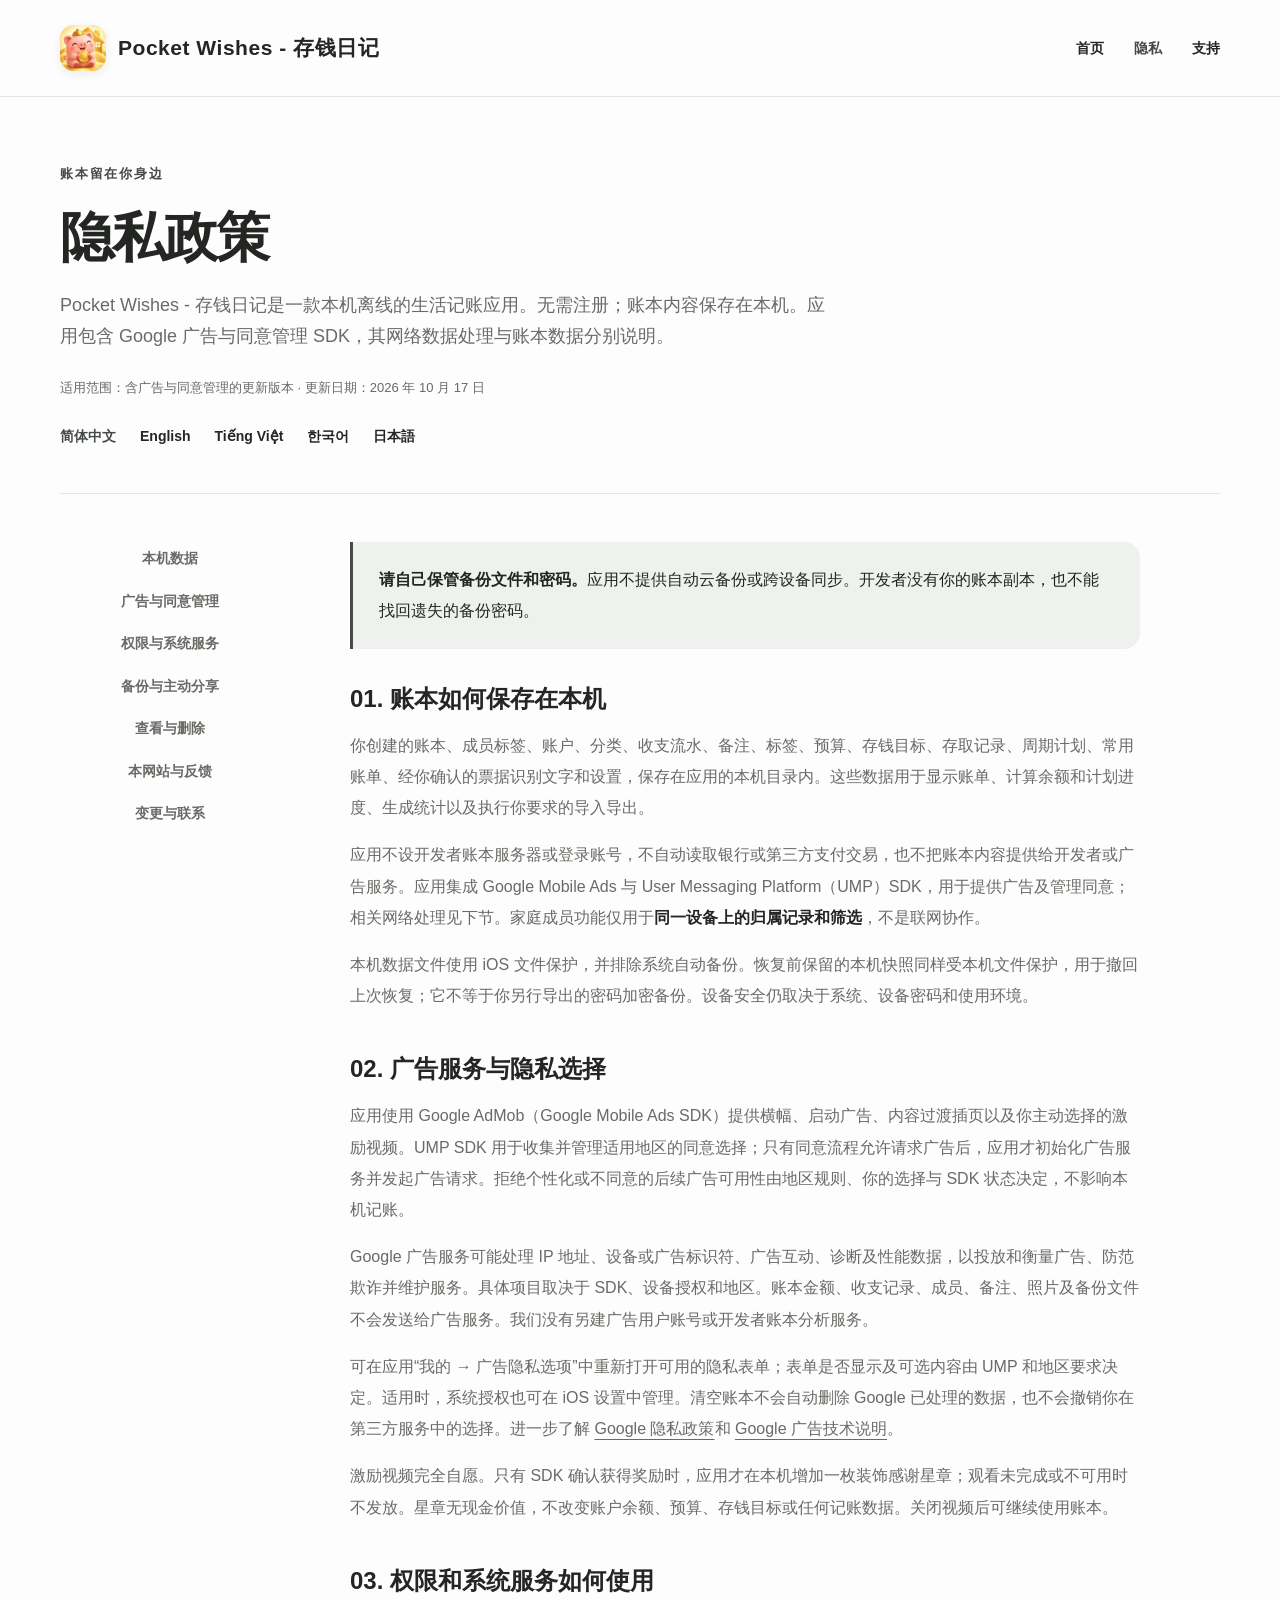
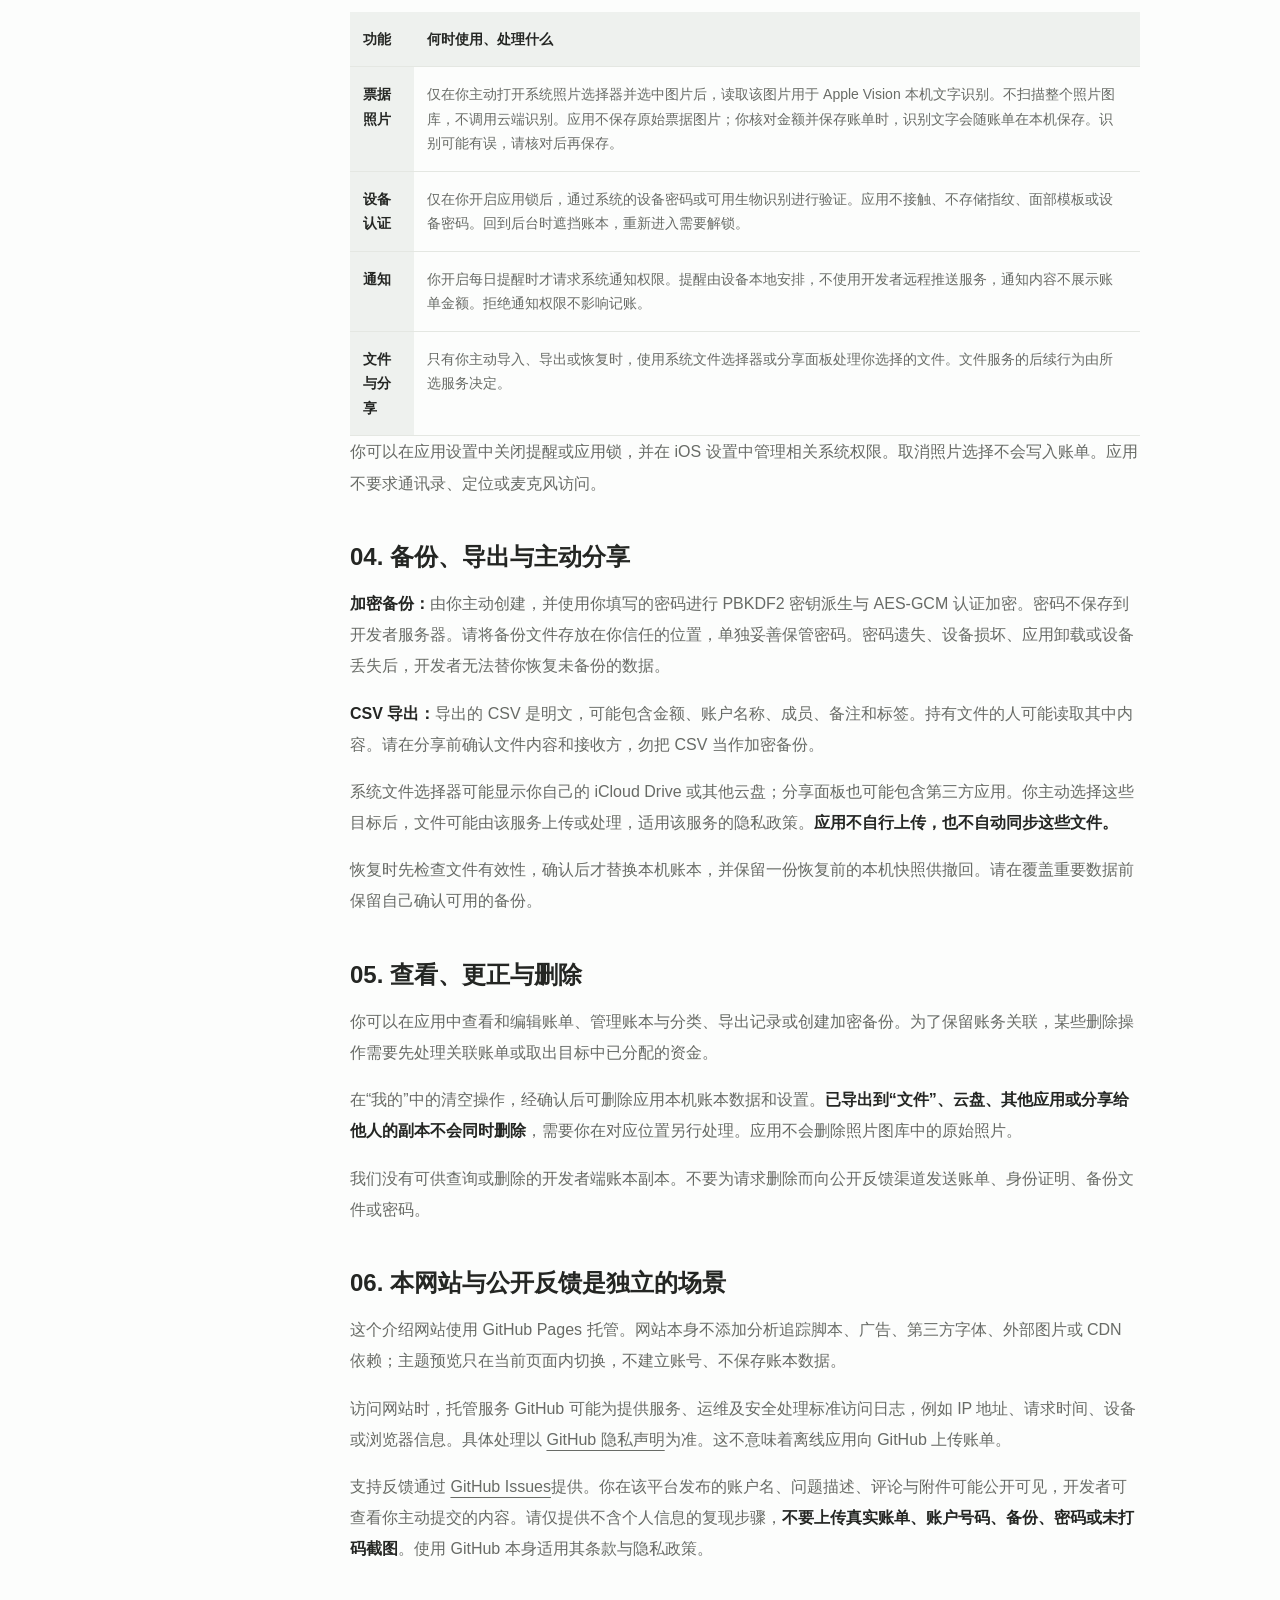
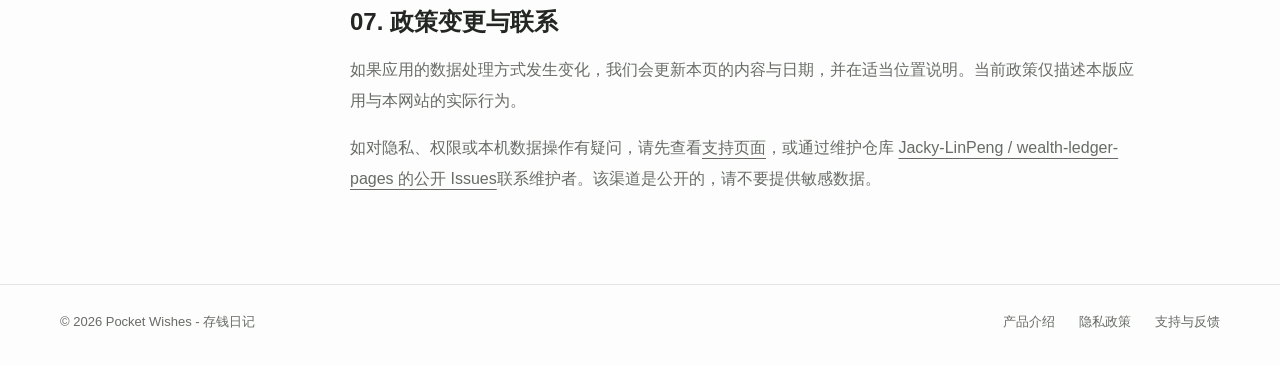
<file: privacy.html>
<!doctype html><html lang="zh-CN"><head><meta charset="utf-8"><meta name="viewport" content="width=device-width,initial-scale=1"><title>隐私政策 · Pocket Wishes - 存钱日记</title><meta name="description" content="了解Pocket Wishes - 存钱日记如何在本机保存账本、处理主动选择的照片、提供可选应用锁，以及备份、导出与公开反馈的隐私边界。"><meta name="theme-color" content="#fcfdfc"><meta name="referrer" content="strict-origin-when-cross-origin"><link rel="icon" type="image/png" href="assets/icon.png"><link rel="stylesheet" href="assets/site.css"><link rel="alternate" hreflang="zh-CN" href="privacy.html"><link rel="alternate" hreflang="en" href="privacy-en.html"><link rel="alternate" hreflang="vi" href="privacy-vi.html"><link rel="alternate" hreflang="ko" href="privacy-ko.html"><link rel="alternate" hreflang="ja" href="privacy-ja.html"></head><body>
<a class="skip" href="#main">跳到主要内容</a><header class="site-header"><div class="wrap nav"><a class="brand" href="index.html"><img src="assets/icon.png" alt="" width="46" height="46">Pocket Wishes - 存钱日记</a><nav aria-label="主导航"><a href="index.html">首页</a><a href="privacy.html" aria-current="page">隐私</a><a href="support.html">支持</a></nav></div></header>
<main id="main" class="wrap"><header class="doc-hero"><p class="eyebrow">账本留在你身边</p><h1>隐私政策</h1><p class="intro">Pocket Wishes - 存钱日记是一款本机离线的生活记账应用。无需注册；账本内容保存在本机。应用包含 Google 广告与同意管理 SDK，其网络数据处理与账本数据分别说明。</p><p class="date">适用范围：含广告与同意管理的更新版本 · 更新日期：2026 年 10 月 17 日</p><nav class="footer-links" aria-label="隐私政策语言" style="margin-top:24px"><a href="privacy.html" lang="zh-CN" hreflang="zh-CN" aria-current="page">简体中文</a><a href="privacy-en.html" lang="en" hreflang="en">English</a><a href="privacy-vi.html" lang="vi" hreflang="vi">Tiếng Việt</a><a href="privacy-ko.html" lang="ko" hreflang="ko">한국어</a><a href="privacy-ja.html" lang="ja" hreflang="ja">日本語</a></nav></header>
<div class="doc-layout"><nav class="toc" aria-label="隐私政策目录"><a href="#local">本机数据</a><a href="#ads">广告与同意管理</a><a href="#permissions">权限与系统服务</a><a href="#backup">备份与主动分享</a><a href="#control">查看与删除</a><a href="#website">本网站与反馈</a><a href="#contact">变更与联系</a></nav>
<article class="document">
<div class="notice"><p><strong>请自己保管备份文件和密码。</strong>应用不提供自动云备份或跨设备同步。开发者没有你的账本副本，也不能找回遗失的备份密码。</p></div>
<section id="local"><h2>01. 账本如何保存在本机</h2><p>你创建的账本、成员标签、账户、分类、收支流水、备注、标签、预算、存钱目标、存取记录、周期计划、常用账单、经你确认的票据识别文字和设置，保存在应用的本机目录内。这些数据用于显示账单、计算余额和计划进度、生成统计以及执行你要求的导入导出。</p><p>应用不设开发者账本服务器或登录账号，不自动读取银行或第三方支付交易，也不把账本内容提供给开发者或广告服务。应用集成 Google Mobile Ads 与 User Messaging Platform（UMP）SDK，用于提供广告及管理同意；相关网络处理见下节。家庭成员功能仅用于<strong>同一设备上的归属记录和筛选</strong>，不是联网协作。</p><p>本机数据文件使用 iOS 文件保护，并排除系统自动备份。恢复前保留的本机快照同样受本机文件保护，用于撤回上次恢复；它不等于你另行导出的密码加密备份。设备安全仍取决于系统、设备密码和使用环境。</p></section>
<section id="ads"><h2>02. 广告服务与隐私选择</h2><p>应用使用 Google AdMob（Google Mobile Ads SDK）提供横幅、启动广告、内容过渡插页以及你主动选择的激励视频。UMP SDK 用于收集并管理适用地区的同意选择；只有同意流程允许请求广告后，应用才初始化广告服务并发起广告请求。拒绝个性化或不同意的后续广告可用性由地区规则、你的选择与 SDK 状态决定，不影响本机记账。</p><p>Google 广告服务可能处理 IP 地址、设备或广告标识符、广告互动、诊断及性能数据，以投放和衡量广告、防范欺诈并维护服务。具体项目取决于 SDK、设备授权和地区。账本金额、收支记录、成员、备注、照片及备份文件不会发送给广告服务。我们没有另建广告用户账号或开发者账本分析服务。</p><p>可在应用“我的 → 广告隐私选项”中重新打开可用的隐私表单；表单是否显示及可选内容由 UMP 和地区要求决定。适用时，系统授权也可在 iOS 设置中管理。清空账本不会自动删除 Google 已处理的数据，也不会撤销你在第三方服务中的选择。进一步了解 <a href="https://policies.google.com/privacy" rel="noopener noreferrer">Google 隐私政策</a>和 <a href="https://policies.google.com/technologies/ads" rel="noopener noreferrer">Google 广告技术说明</a>。</p><p>激励视频完全自愿。只有 SDK 确认获得奖励时，应用才在本机增加一枚装饰感谢星章；观看未完成或不可用时不发放。星章无现金价值，不改变账户余额、预算、存钱目标或任何记账数据。关闭视频后可继续使用账本。</p></section>
<section id="permissions"><h2>03. 权限和系统服务如何使用</h2>
<table class="permission-table"><thead><tr><th scope="col">功能</th><th scope="col">何时使用、处理什么</th></tr></thead><tbody>
<tr><th scope="row">票据照片</th><td>仅在你主动打开系统照片选择器并选中图片后，读取该图片用于 Apple Vision 本机文字识别。不扫描整个照片图库，不调用云端识别。应用不保存原始票据图片；你核对金额并保存账单时，识别文字会随账单在本机保存。识别可能有误，请核对后再保存。</td></tr>
<tr><th scope="row">设备认证</th><td>仅在你开启应用锁后，通过系统的设备密码或可用生物识别进行验证。应用不接触、不存储指纹、面部模板或设备密码。回到后台时遮挡账本，重新进入需要解锁。</td></tr>
<tr><th scope="row">通知</th><td>你开启每日提醒时才请求系统通知权限。提醒由设备本地安排，不使用开发者远程推送服务，通知内容不展示账单金额。拒绝通知权限不影响记账。</td></tr>
<tr><th scope="row">文件与分享</th><td>只有你主动导入、导出或恢复时，使用系统文件选择器或分享面板处理你选择的文件。文件服务的后续行为由所选服务决定。</td></tr>
</tbody></table><p>你可以在应用设置中关闭提醒或应用锁，并在 iOS 设置中管理相关系统权限。取消照片选择不会写入账单。应用不要求通讯录、定位或麦克风访问。</p></section>
<section id="backup"><h2>04. 备份、导出与主动分享</h2><p><strong>加密备份：</strong>由你主动创建，并使用你填写的密码进行 PBKDF2 密钥派生与 AES-GCM 认证加密。密码不保存到开发者服务器。请将备份文件存放在你信任的位置，单独妥善保管密码。密码遗失、设备损坏、应用卸载或设备丢失后，开发者无法替你恢复未备份的数据。</p><p><strong>CSV 导出：</strong>导出的 CSV 是明文，可能包含金额、账户名称、成员、备注和标签。持有文件的人可能读取其中内容。请在分享前确认文件内容和接收方，勿把 CSV 当作加密备份。</p><p>系统文件选择器可能显示你自己的 iCloud Drive 或其他云盘；分享面板也可能包含第三方应用。你主动选择这些目标后，文件可能由该服务上传或处理，适用该服务的隐私政策。<strong>应用不自行上传，也不自动同步这些文件。</strong></p><p>恢复时先检查文件有效性，确认后才替换本机账本，并保留一份恢复前的本机快照供撤回。请在覆盖重要数据前保留自己确认可用的备份。</p></section>
<section id="control"><h2>05. 查看、更正与删除</h2><p>你可以在应用中查看和编辑账单、管理账本与分类、导出记录或创建加密备份。为了保留账务关联，某些删除操作需要先处理关联账单或取出目标中已分配的资金。</p><p>在“我的”中的清空操作，经确认后可删除应用本机账本数据和设置。<strong>已导出到“文件”、云盘、其他应用或分享给他人的副本不会同时删除</strong>，需要你在对应位置另行处理。应用不会删除照片图库中的原始照片。</p><p>我们没有可供查询或删除的开发者端账本副本。不要为请求删除而向公开反馈渠道发送账单、身份证明、备份文件或密码。</p></section>
<section id="website"><h2>06. 本网站与公开反馈是独立的场景</h2><p>这个介绍网站使用 GitHub Pages 托管。网站本身不添加分析追踪脚本、广告、第三方字体、外部图片或 CDN 依赖；主题预览只在当前页面内切换，不建立账号、不保存账本数据。</p><p>访问网站时，托管服务 GitHub 可能为提供服务、运维及安全处理标准访问日志，例如 IP 地址、请求时间、设备或浏览器信息。具体处理以 <a href="https://docs.github.com/en/site-policy/privacy-policies/github-general-privacy-statement" rel="noopener noreferrer">GitHub 隐私声明</a>为准。这不意味着离线应用向 GitHub 上传账单。</p><p>支持反馈通过 <a href="https://github.com/Jacky-LinPeng/wealth-ledger-pages/issues" rel="noopener noreferrer">GitHub Issues</a>提供。你在该平台发布的账户名、问题描述、评论与附件可能公开可见，开发者可查看你主动提交的内容。请仅提供不含个人信息的复现步骤，<strong>不要上传真实账单、账户号码、备份、密码或未打码截图</strong>。使用 GitHub 本身适用其条款与隐私政策。</p></section>
<section id="contact"><h2>07. 政策变更与联系</h2><p>如果应用的数据处理方式发生变化，我们会更新本页的内容与日期，并在适当位置说明。当前政策仅描述本版应用与本网站的实际行为。</p><p>如对隐私、权限或本机数据操作有疑问，请先查看<a href="support.html">支持页面</a>，或通过维护仓库 <a href="https://github.com/Jacky-LinPeng/wealth-ledger-pages/issues" rel="noopener noreferrer">Jacky-LinPeng / wealth-ledger-pages 的公开 Issues</a>联系维护者。该渠道是公开的，请不要提供敏感数据。</p></section>
</article></div></main>
<footer class="footer"><div class="wrap footer-inner"><p>© 2026 Pocket Wishes - 存钱日记</p><div class="footer-links"><a href="index.html">产品介绍</a><a href="privacy.html">隐私政策</a><a href="support.html">支持与反馈</a></div></div></footer>
</body></html>
</file>
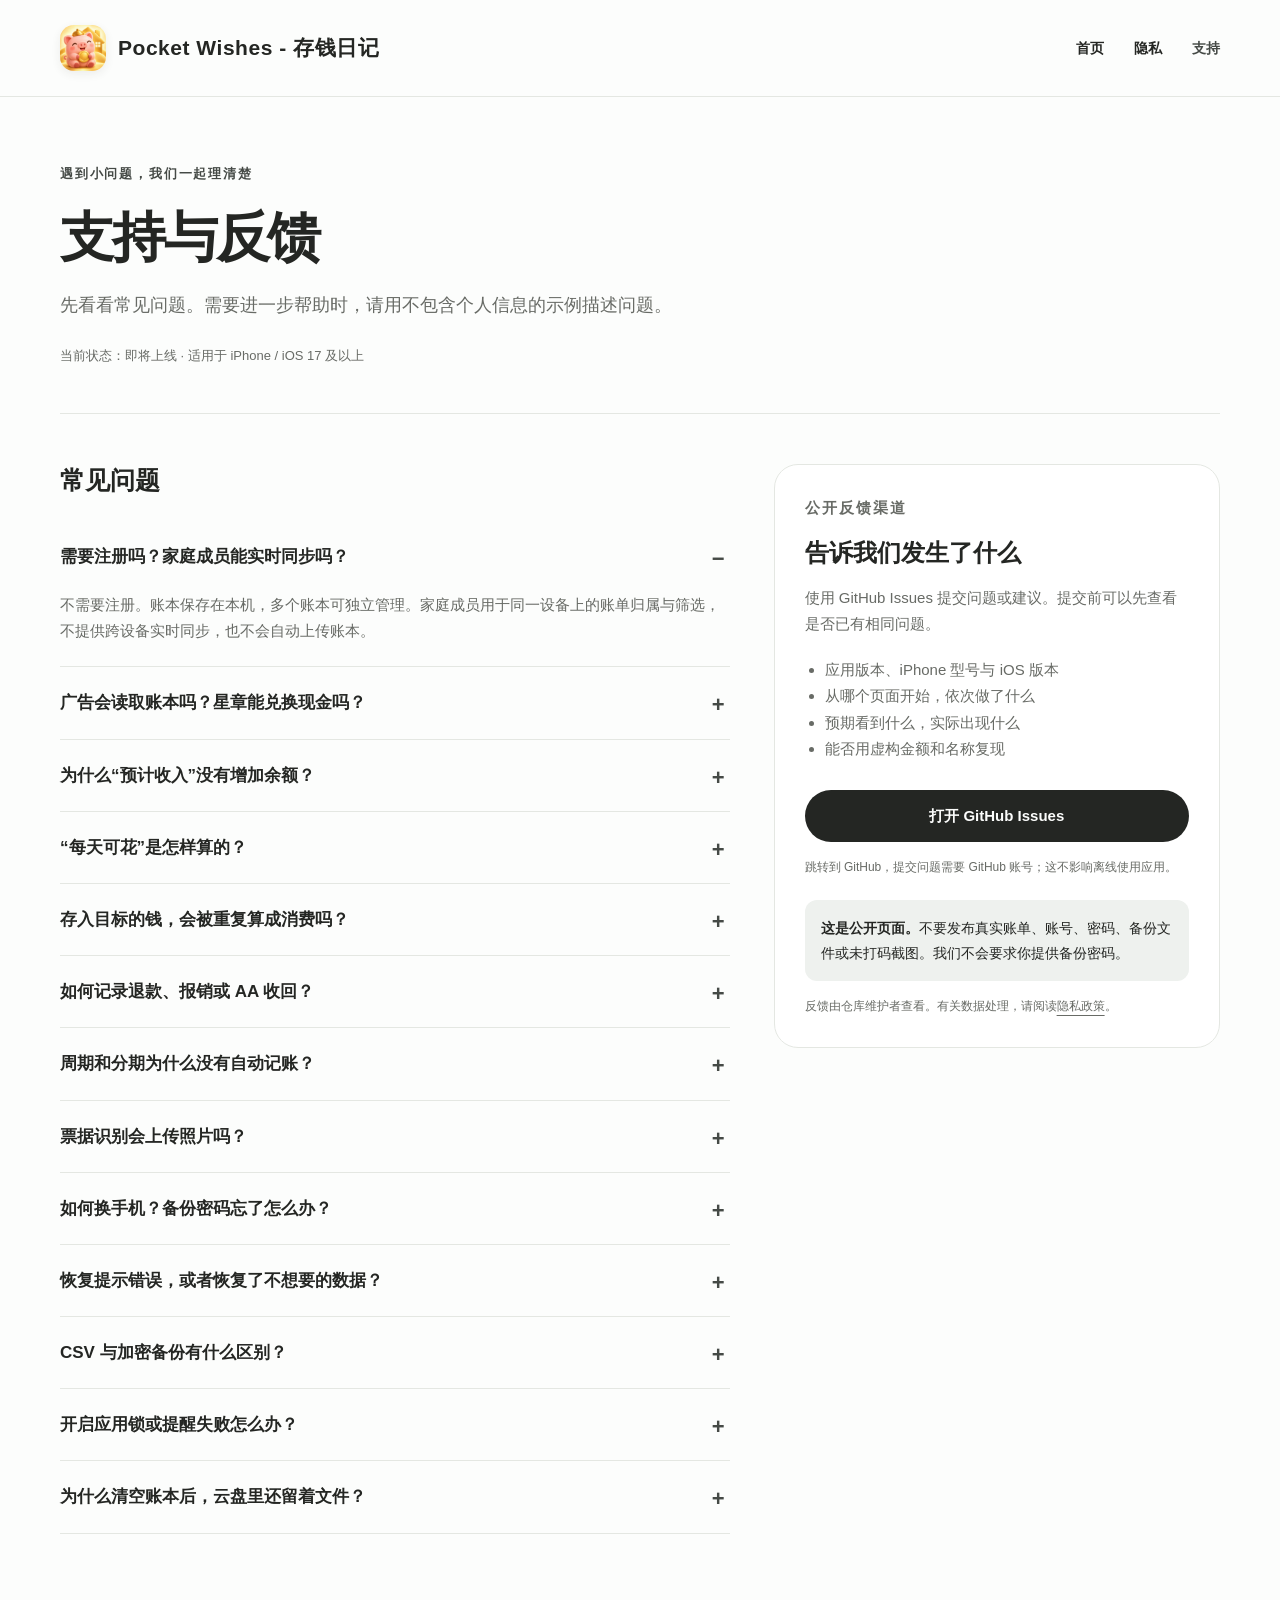
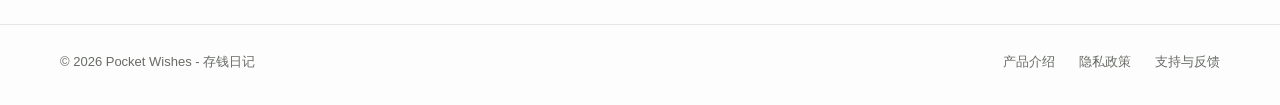
<file: support.html>
<!doctype html><html lang="zh-CN"><head><meta charset="utf-8"><meta name="viewport" content="width=device-width,initial-scale=1"><title>支持与反馈 · Pocket Wishes - 存钱日记</title><meta name="description" content="Pocket Wishes - 存钱日记使用帮助：预算、存钱、退款、周期账单、离线票据识别、备份恢复与公开问题反馈。"><meta name="theme-color" content="#fcfdfc"><meta name="referrer" content="strict-origin-when-cross-origin"><link rel="icon" type="image/png" href="assets/icon.png"><link rel="stylesheet" href="assets/site.css"></head><body>
<a class="skip" href="#main">跳到主要内容</a><header class="site-header"><div class="wrap nav"><a class="brand" href="index.html"><img src="assets/icon.png" alt="" width="46" height="46">Pocket Wishes - 存钱日记</a><nav aria-label="主导航"><a href="index.html">首页</a><a href="privacy.html">隐私</a><a href="support.html" aria-current="page">支持</a></nav></div></header>
<main id="main" class="wrap"><header class="doc-hero"><p class="eyebrow">遇到小问题，我们一起理清楚</p><h1>支持与反馈</h1><p class="intro">先看看常见问题。需要进一步帮助时，请用不包含个人信息的示例描述问题。</p><p class="date">当前状态：即将上线 · 适用于 iPhone / iOS 17 及以上</p></header>
<div class="support-layout"><section class="faq" aria-labelledby="faq-title"><h2 id="faq-title">常见问题</h2>
<details open><summary>需要注册吗？家庭成员能实时同步吗？</summary><p>不需要注册。账本保存在本机，多个账本可独立管理。家庭成员用于同一设备上的账单归属与筛选，不提供跨设备实时同步，也不会自动上传账本。</p></details>
<details><summary>广告会读取账本吗？星章能兑换现金吗？</summary><p>账本记录保存在本机，不传给广告服务。Google 广告 SDK 会联网，并可能处理设备、广告及互动数据。可在“我的 → 广告隐私选项”查看可用的隐私选择。开发页的激励视频由你主动选择，只有收到完成奖励回调才增加装饰感谢星章；星章不兑换现金、不改变账本或预算。无网、无广告填充或关闭视频不会影响记账。</p></details>
<details><summary>为什么“预计收入”没有增加余额？</summary><p>预计收入是你的计划。到账后，请另外记录一笔实际收入；账户余额只由期初余额和实际流水计算。预算中的预计收入与实际收入分别显示。</p></details>
<details><summary>“每天可花”是怎样算的？</summary><p>在本期剩余预算中预留尚未确认的固定支出，再按剩余天数分配。已确认的固定账单不会再次预留；预算不足时显示缺口。预测只依据已记录数据，漏记会影响结果。</p></details>
<details><summary>存入目标的钱，会被重复算成消费吗？</summary><p>不会。存钱目标是对账户已有资金的预留，不新增支出。所有目标的分配总额不能超过当时可用的非信用账户正余额；取出只解除预留，不新增收入。系统还会检查之后的资金是否仍足够。</p></details>
<details><summary>如何记录退款、报销或 AA 收回？</summary><p>打开原支出详情，选择记录退款；原单标记待报销后，可记录报销或 AA 到账。到账金额按到账日冲减支出，并沿用原消费分类。部分结算可以多次记录，累计不能超过原单金额。</p></details>
<details><summary>周期和分期为什么没有自动记账？</summary><p>周期账单需要你在“计划 → 周期与分期”中确认，到期才可入账，避免未付款就产生虚假流水。待确认列表包含逾期项目，可调整查看日期查找更早的账单。已有确认记录的分期，其金额、期数和排期会锁定；需要改变剩余计划时可归档旧计划并新建。</p></details>
<details><summary>票据识别会上传照片吗？</summary><p>不会。你主动选择的图片使用系统 Vision 在本机识别，原图不保存到应用。识别只提供可编辑文字，仍需你填写并确认金额后保存。识别失败时可手动记账，照片原件仍由你的图库管理。</p></details>
<details><summary>如何换手机？备份密码忘了怎么办？</summary><p>在旧设备“我的 → 加密备份与恢复”中主动导出备份，自行保存文件和密码，再在新设备选择文件、校验并确认恢复。应用没有自动云备份。备份密码无法重置，开发者没有数据副本，也无法恢复未备份的数据。</p></details>
<details><summary>恢复提示错误，或者恢复了不想要的数据？</summary><p>错误密码、损坏文件或不支持的数据版本不会覆盖现有账本。请保留原文件，核对密码与文件来源。已完成的恢复可在备份页使用“撤回上次恢复”，恢复到本机保留的上一个快照；仍建议另外保存可用的加密备份。</p></details>
<details><summary>CSV 与加密备份有什么区别？</summary><p>CSV 便于查看和导入导出账单，但它是明文，不包含完整应用设置与全部计划。迁移完整账本请使用加密备份。任何文件主动分享到第三方服务后，都需要你在该服务中自行管理和删除副本。</p></details>
<details><summary>开启应用锁或提醒失败怎么办？</summary><p>应用锁依赖设备密码和可用的系统认证，请先检查 iOS 的设备安全设置。提醒依赖系统通知授权，可在 iOS 设置中管理。拒绝通知或取消照片选择不会妨碍手动记账。</p></details>
<details><summary>为什么清空账本后，云盘里还留着文件？</summary><p>清空只处理本应用的本机数据。已导出、复制或分享的 CSV 和加密备份在你选择的位置，由你另行删除。应用不会删除其他应用、云盘或照片图库中的原文件。</p></details>
</section>
<aside class="support-card" aria-labelledby="feedback-title"><p class="eyebrow">公开反馈渠道</p><h2 id="feedback-title">告诉我们发生了什么</h2><p>使用 GitHub Issues 提交问题或建议。提交前可以先查看是否已有相同问题。</p><ul><li>应用版本、iPhone 型号与 iOS 版本</li><li>从哪个页面开始，依次做了什么</li><li>预期看到什么，实际出现什么</li><li>能否用虚构金额和名称复现</li></ul><a class="pill-link" href="https://github.com/Jacky-LinPeng/wealth-ledger-pages/issues" rel="noopener noreferrer">打开 GitHub Issues</a><p class="minor">跳转到 GitHub，提交问题需要 GitHub 账号；这不影响离线使用应用。</p><p class="privacy-warning"><strong>这是公开页面。</strong>不要发布真实账单、账号、密码、备份文件或未打码截图。我们不会要求你提供备份密码。</p><p class="minor">反馈由仓库维护者查看。有关数据处理，请阅读<a href="privacy.html">隐私政策</a>。</p></aside></div></main>
<footer class="footer"><div class="wrap footer-inner"><p>© 2026 Pocket Wishes - 存钱日记</p><div class="footer-links"><a href="index.html">产品介绍</a><a href="privacy.html">隐私政策</a><a href="support.html">支持与反馈</a></div></div></footer>
</body></html>
</file>
<file: assets/site.css>
:root,:root[data-theme=cream]{--bg:#fcfdfc;--paper:#fff;--ink:#242623;--muted:#686b66;--accent:#454a46;--bright:#a9b8a3;--wash:#eef1ee;--line:#e4e7e2;--deep:#242b24;--deep-ink:#f7faf6;--shadow:rgba(45,54,43,.08);color-scheme:light}
:root[data-theme=auspicious]{--bg:#fffcfa;--paper:#fff;--ink:#242623;--muted:#686b66;--accent:#b94736;--bright:#eab4a8;--wash:#f8eeea;--line:#ecded7;--deep:#432b26;--deep-ink:#fff9f6;--shadow:rgba(94,43,32,.08)}
:root[data-theme=golden]{--bg:#fefcf8;--paper:#fff;--ink:#242623;--muted:#686b66;--accent:#80552f;--bright:#d5bd94;--wash:#f5ede0;--line:#e9e0d2;--deep:#392e22;--deep-ink:#fffcf4;--shadow:rgba(90,65,24,.08)}
*{box-sizing:border-box}html{scroll-behavior:smooth;scroll-padding-top:110px}body{margin:0;background:var(--bg);color:var(--ink);font:16px/1.75 -apple-system,BlinkMacSystemFont,"PingFang SC","Hiragino Sans GB","Microsoft YaHei",sans-serif}a{color:inherit;text-decoration-thickness:1px;text-underline-offset:5px}button{font:inherit;color:inherit}img{max-width:100%;height:auto;display:block}button,a{touch-action:manipulation}button:focus-visible,a:focus-visible,summary:focus-visible{outline:3px solid var(--accent);outline-offset:5px}h1,h2,h3,p{margin:0}h1,h2,h3{line-height:1.3}p+p{margin-top:16px}::selection{background:var(--wash)}.wrap{width:min(1160px,calc(100% - 64px));margin:auto}.skip{position:fixed;top:-100px;left:16px;z-index:10;background:var(--paper);padding:12px}.skip:focus{top:10px}.site-header{position:relative;z-index:5;border-bottom:1px solid var(--line)}.nav{min-height:96px;display:flex;align-items:center;justify-content:space-between;gap:24px}.brand{display:flex;align-items:center;gap:12px;text-decoration:none;font-size:21px;font-weight:850;letter-spacing:.025em}.brand img{width:46px;height:46px;border-radius:14px;box-shadow:0 3px 10px var(--shadow)}nav{display:flex;gap:30px;align-items:center;font-size:14px;font-weight:650}nav a{text-decoration:none}nav a:hover,nav a[aria-current=page]{color:var(--accent)}.release{font-size:13px;letter-spacing:.12em;text-transform:uppercase;display:inline-flex;align-items:center;gap:9px;font-weight:750}.release:before{content:"";height:7px;width:7px;display:block;border:2px solid currentColor;border-radius:50%}.eyebrow{font-size:13px;letter-spacing:.14em;font-weight:800;color:var(--accent);margin-bottom:16px}.hero{display:grid;grid-template-columns:1.05fr 1.05fr;align-items:center;min-height:640px;padding:70px 0 66px;gap:18px}.hero h1{font-size:clamp(40px,4.9vw,64px);font-weight:900;letter-spacing:-.045em;line-height:1.23;margin:24px 0}.hero h1 span{color:var(--accent)}.hero-lead{max-width:465px;font-size:18px;line-height:1.95;color:var(--muted)}.hero-actions{display:flex;align-items:center;flex-wrap:wrap;gap:24px;margin-top:30px}.pill-link{display:inline-flex;justify-content:center;align-items:center;min-height:52px;padding:12px 26px;border-radius:30px;background:var(--ink);color:var(--bg);text-decoration:none;font-size:15px;font-weight:700}.text-link{font-size:15px;font-weight:650}.availability{font-size:13px;color:var(--muted);margin-top:20px}.hero-art{position:relative;isolation:isolate}.hero-art:before{content:"";position:absolute;z-index:-1;inset:12% 0 7%;border-radius:50%;background:var(--wash)}.hero-art img{width:100%;aspect-ratio:3/2;object-fit:contain;filter:drop-shadow(0 22px 24px var(--shadow));transform:scale(1.12)}.art-label{text-align:center;color:var(--muted);font-size:12px;margin-top:18px}.hero-note{font-size:14px;font-weight:750;text-align:center;margin-top:18px}.trust-strip{display:grid;grid-template-columns:repeat(3,1fr);border-top:1px solid var(--line);border-bottom:1px solid var(--line);padding:22px 0;text-align:center;gap:20px}.trust-strip strong{font-size:16px;font-weight:750}.trust-strip span{display:block;color:var(--muted);font-size:13px;margin-top:3px}.section{padding:90px 0}.section-head{max-width:730px;margin-bottom:42px}.section-head h2{font-size:clamp(30px,3.4vw,42px);letter-spacing:-.03em;font-weight:850}.section-head p{margin-top:18px;color:var(--muted);max-width:660px;font-size:17px}.feature-grid{display:grid;grid-template-columns:repeat(3,1fr);gap:28px}.feature{padding-top:22px;border-top:2px solid var(--line)}.feature-num{font-size:14px;color:var(--accent);font-weight:750;letter-spacing:.1em}.feature h3{font-size:23px;margin:18px 0 14px;letter-spacing:-.02em}.feature p{color:var(--muted);font-size:15px;line-height:1.95}.feature-tags{margin-top:24px;display:flex;gap:8px;flex-wrap:wrap}.feature-tags span{border:1px solid var(--line);padding:4px 10px;border-radius:8px;font-size:12px}.theme-section{background:var(--wash);border-top:1px solid var(--line);border-bottom:1px solid var(--line)}.theme-layout{display:grid;grid-template-columns:.95fr 1.05fr;gap:70px;align-items:center}.phone-stage{margin:0;text-align:center;position:relative}.phone-stage img{width:290px;margin:auto;border-radius:32px;box-shadow:0 18px 50px var(--shadow);border:7px solid var(--paper);aspect-ratio:402/874;object-fit:cover}.phone-stage figcaption{font-size:12px;margin-top:20px;color:var(--muted)}.theme-copy h2{font-size:clamp(30px,3.2vw,40px);letter-spacing:-.03em}.theme-copy>p{color:var(--muted);font-size:16px;margin-top:18px}.theme-picker{display:flex;flex-direction:column;gap:10px;margin-top:30px}.theme-button{display:flex;align-items:center;gap:15px;border:1px solid transparent;background:transparent;padding:13px 17px;width:100%;border-radius:17px;text-align:left;cursor:pointer;min-height:64px}.theme-button:hover{background:var(--paper)}.theme-button[aria-pressed=true]{border-color:var(--accent);background:var(--paper);box-shadow:0 3px 8px var(--shadow)}.swatch{height:32px;width:32px;border-radius:50%;flex:none;border:1px solid rgba(100,70,30,.12)}.theme-button b{font-size:15px;display:block}.theme-button small{font-size:12px;color:var(--muted)}.theme-check{margin-left:auto;visibility:hidden;color:var(--accent);font-size:18px}.theme-button[aria-pressed=true] .theme-check{visibility:visible}.theme-footnote{font-size:13px!important}.journey-grid{display:grid;grid-template-columns:1fr 1fr;gap:30px}.journey{background:var(--paper);border:1px solid var(--line);border-radius:28px;overflow:hidden;padding:34px 34px 0}.journey h3{font-size:24px;margin:12px 0}.journey p{color:var(--muted);font-size:15px}.journey img{width:260px;margin:28px auto 0;max-height:400px;object-fit:cover;object-position:top;border-radius:22px 22px 0 0;box-shadow:0 12px 38px var(--shadow)}.screenshot-caption{font-size:12px;color:var(--muted);margin-top:16px;text-align:center}.privacy-band{background:var(--deep);color:var(--deep-ink);padding:68px;border-radius:32px;display:grid;grid-template-columns:1fr 1fr;gap:60px;align-items:center}.privacy-band .eyebrow{color:var(--bright)}.privacy-band h2{font-size:36px;letter-spacing:-.03em}.privacy-band p{opacity:.8;font-size:16px}.privacy-band .text-link{display:inline-block;margin-top:24px}.small-list{padding:0;margin:0;list-style:none}.small-list li{padding:15px 0;border-bottom:1px solid rgba(255,255,255,.16);font-size:15px}.small-list li:last-child{border-bottom:0}.small-list span{opacity:.65;font-size:13px;display:block;margin-top:5px}.closing{padding:86px 0;text-align:center}.closing h2{font-size:34px;font-weight:850;margin:18px 0}.closing p{color:var(--muted);font-size:16px}.footer{border-top:1px solid var(--line);padding:26px 0 32px;font-size:13px;color:var(--muted)}.footer-inner{display:flex;justify-content:space-between;align-items:center;gap:20px}.footer-links{display:flex;gap:24px;flex-wrap:wrap}.footer a{text-decoration:none}.doc-hero{padding:66px 0 45px;border-bottom:1px solid var(--line)}.doc-hero h1{font-size:clamp(36px,5vw,54px);letter-spacing:-.04em;margin-bottom:18px}.doc-hero .intro{font-size:18px;max-width:770px;color:var(--muted)}.date{font-size:13px;color:var(--muted);margin-top:24px}.doc-layout{display:grid;grid-template-columns:220px 1fr;gap:70px;align-items:start;padding:48px 0 90px}.toc{position:sticky;top:32px;display:flex;flex-direction:column;gap:10px;font-size:14px}.toc a{text-decoration:none;color:var(--muted);padding:4px 0}.toc a:hover{color:var(--accent)}.document{max-width:790px}.document section+section{margin-top:42px}.document h2{font-size:24px;margin-bottom:16px}.document h3{font-size:18px;margin:24px 0 12px}.document p,.document li{font-size:16px;line-height:1.95;color:var(--muted)}.document strong{color:var(--ink);font-weight:700}.document ul,.document ol{padding-left:1.4em}.notice{background:var(--wash);border-left:3px solid var(--accent);padding:22px 26px;border-radius:0 16px 16px 0;margin-bottom:34px}.notice p{color:var(--ink)}.permission-table{width:100%;border-collapse:collapse;font-size:14px}.permission-table th,.permission-table td{text-align:left;vertical-align:top;padding:15px 13px;border-bottom:1px solid var(--line)}.permission-table th{font-weight:750;background:var(--wash)}.permission-table td{color:var(--muted)}.support-layout{display:grid;grid-template-columns:1.2fr .8fr;gap:44px;padding:50px 0 90px;align-items:start}.faq h2{font-size:25px;margin-bottom:24px}details{border-bottom:1px solid var(--line)}summary{list-style:none;font-size:17px;font-weight:700;cursor:pointer;padding:22px 36px 22px 0;position:relative;line-height:1.6}summary::-webkit-details-marker{display:none}summary:after{content:"+";position:absolute;right:5px;top:20px;font-size:22px;color:var(--accent)}details[open] summary:after{content:"−"}details p{font-size:15px;color:var(--muted);padding-bottom:22px}details ul{font-size:15px;color:var(--muted);padding:0 0 20px 20px}.support-card{padding:30px;background:var(--paper);border:1px solid var(--line);border-radius:24px;position:sticky;top:30px}.support-card h2{font-size:24px;margin-bottom:16px}.support-card p,.support-card li{font-size:15px;color:var(--muted)}.support-card ul{padding-left:20px;margin:20px 0}.support-card .pill-link{margin-top:8px;width:100%}.support-card .privacy-warning{background:var(--wash);color:var(--ink);border-radius:12px;padding:16px;font-size:14px;margin-top:22px}.support-card .minor{font-size:12px;margin-top:15px}.sr-only{position:absolute;width:1px;height:1px;margin:-1px;padding:0;overflow:hidden;clip:rect(0,0,0,0);white-space:nowrap;border:0}
@media(min-width:1500px){.hero{min-height:700px}.hero-art img{transform:scale(1.2)}}
@media(max-width:900px){.wrap{width:min(760px,calc(100% - 40px))}.nav{min-height:82px}.brand{font-size:18px}.brand img{width:40px;height:40px}nav{gap:20px;font-size:13px}.hero{padding:52px 0;gap:5px;min-height:540px}.hero h1{font-size:42px}.hero-lead{font-size:16px}.hero-art img{transform:scale(1.06)}.feature-grid{gap:22px}.feature h3{font-size:21px}.theme-layout{gap:35px}.phone-stage img{width:260px}.section{padding:64px 0}.journey{padding:26px 24px 0}.privacy-band{padding:40px;gap:35px}.privacy-band h2{font-size:31px}.doc-layout{grid-template-columns:160px 1fr;gap:35px}.support-layout{grid-template-columns:1fr .9fr;gap:30px}.support-card{padding:24px}.footer-inner{align-items:flex-start}}
@media(max-width:640px){.wrap{width:calc(100% - 36px)}.nav{min-height:76px;gap:12px;flex-wrap:wrap;padding:14px 0}.brand{font-size:17px}.brand img{width:36px;height:36px;border-radius:11px}nav{gap:16px;font-size:13px}nav .desktop-nav{display:none}.hero{grid-template-columns:1fr;padding:42px 0 28px;text-align:center;gap:28px;min-height:0}.hero .release{font-size:12px}.hero h1{font-size:42px;line-height:1.28;margin:20px 0}.hero-lead{margin:auto;font-size:16px;max-width:350px}.hero-actions{justify-content:center;gap:22px;margin-top:25px}.hero-art{width:100%;max-width:480px;margin:auto}.hero-art img{transform:none}.hero-note{margin-top:8px}.art-label{margin-top:8px}.trust-strip{gap:10px;padding:20px 0}.trust-strip strong{font-size:14px}.trust-strip span{font-size:12px}.section-head{margin-bottom:30px}.section-head h2{font-size:29px}.section-head p{font-size:16px}.feature-grid{grid-template-columns:1fr;gap:30px}.feature{padding-top:20px}.feature h3{margin:12px 0;font-size:23px}.feature-tags{margin-top:16px}.theme-layout{grid-template-columns:1fr;gap:35px}.theme-copy{grid-row:1}.theme-copy h2{font-size:30px}.theme-picker{display:grid;grid-template-columns:1fr 1fr;gap:10px;margin-top:23px}.theme-button{padding:11px 10px;gap:9px;min-height:64px}.theme-button b{font-size:13px}.theme-button small{font-size:12px;display:none}.theme-check{display:none}.swatch{width:25px;height:25px}.theme-button:last-child{grid-column:1/-1}.theme-button:last-child small{display:block}.phone-stage img{width:265px}.journey-grid{grid-template-columns:1fr;gap:24px}.journey img{max-height:350px}.privacy-band{padding:30px 25px;border-radius:24px;grid-template-columns:1fr;gap:25px}.privacy-band h2{font-size:30px}.closing{padding:62px 0}.closing h2{font-size:28px}.footer-inner{flex-direction:column;align-items:center;text-align:center;gap:14px}.footer-links{justify-content:center;gap:22px}.doc-hero{padding:40px 0 30px}.doc-hero h1{font-size:38px}.doc-hero .intro{font-size:16px}.doc-layout{display:block;padding:28px 0 60px}.toc{position:static;display:flex;flex-direction:row;flex-wrap:wrap;gap:5px 18px;margin-bottom:32px;padding-bottom:24px;border-bottom:1px solid var(--line)}.document h2{font-size:22px}.document p,.document li{font-size:15px}.notice{padding:18px 20px}.permission-table th,.permission-table td{padding:12px 8px;font-size:13px}.support-layout{display:flex;flex-direction:column-reverse;padding:30px 0 60px;gap:38px}.support-card{position:static;width:100%}.faq{width:100%}summary{font-size:16px}.support-card .pill-link{width:auto}}
@media(prefers-reduced-motion:reduce){html{scroll-behavior:auto}*{transition:none!important;animation:none!important}}

.hero-art:before{display:none}.art-cell{position:relative;overflow:hidden;aspect-ratio:1;width:min(100%,480px);margin:auto}.hero-art .art-cell img{position:absolute;width:200%;height:200%;max-width:none;top:0;left:0;transform:none;filter:none;object-fit:fill}.hero h1{font-weight:800}.hero-art{padding:18px}.theme-button:last-child{grid-column:auto}.theme-picker{max-width:440px}.phone-stage img{border-radius:34px;border-width:5px}.trust-strip{border-color:var(--line)}
@media(max-width:640px){.theme-picker{grid-template-columns:1fr}.theme-button small,.theme-button:last-child small{display:block}.theme-check{display:block}.hero-art{max-width:360px;padding:0}.hero h1{font-size:39px}.hero-art .art-cell img{transform:none}}

/* Show the decorative scene cell from the native 2x2 artwork atlas. */
.hero-art .art-cell img{left:-100%;top:-100%}
:root[data-theme="golden"] .hero-art .art-cell img{width:185.1852%;left:-85.1852%}
</file>
